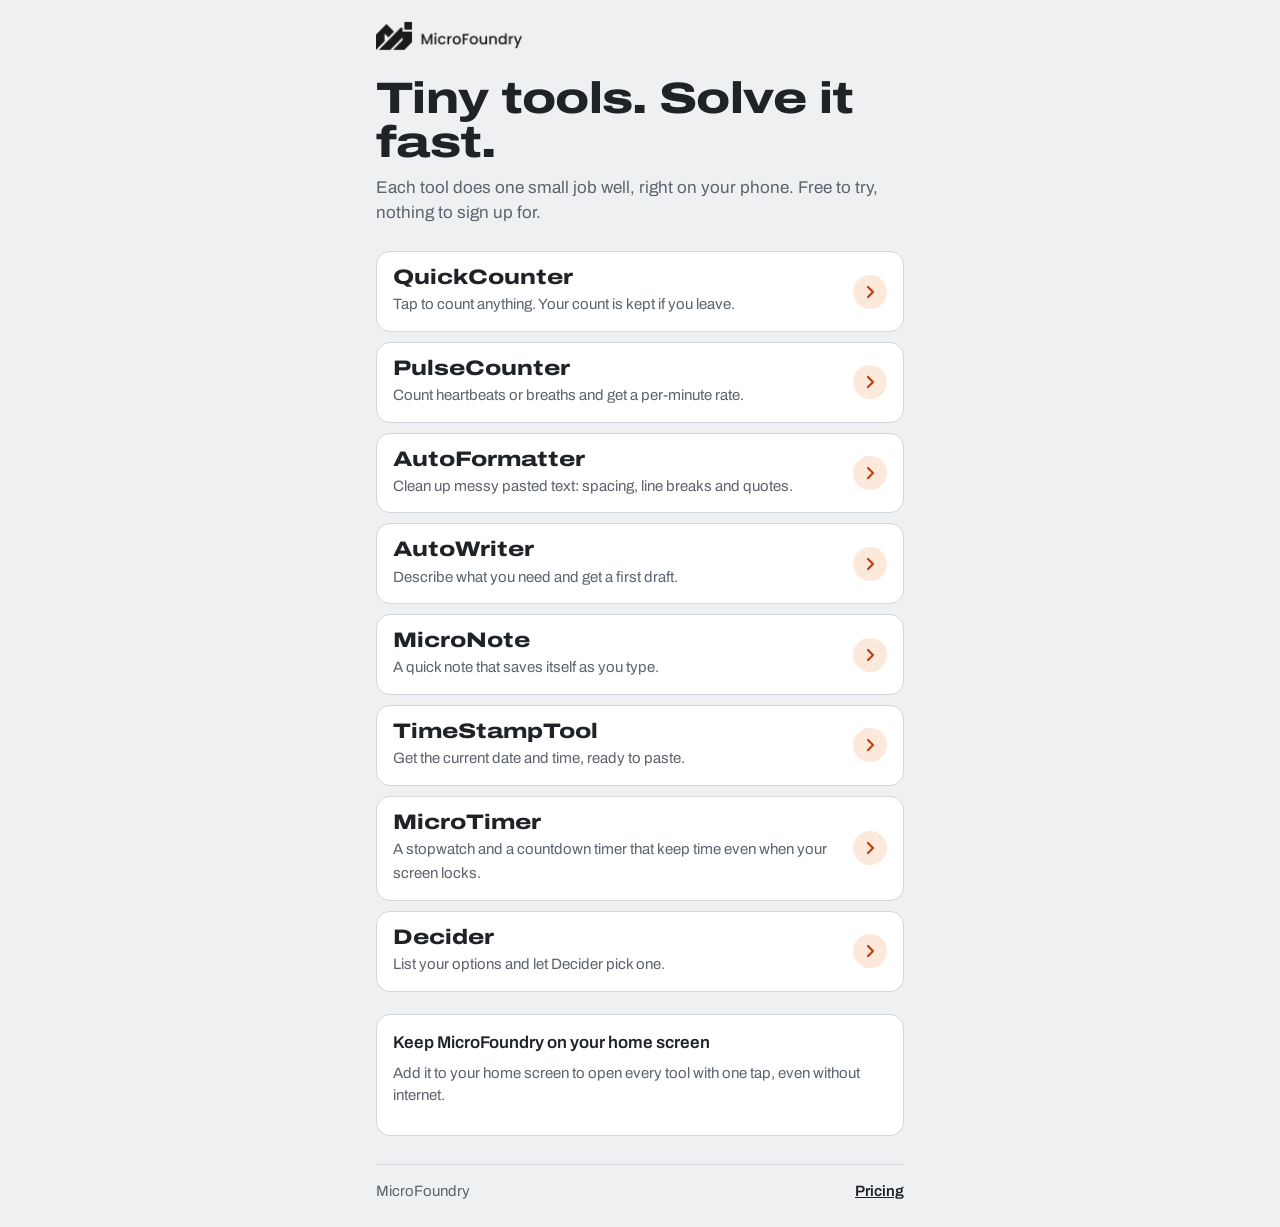
<file: index.html>
<!doctype html>
<html lang="en">
<head>
<meta charset="utf-8">
<meta name="viewport" content="width=device-width, initial-scale=1, viewport-fit=cover">
<title>MicroFoundry: tiny tools for everyday tasks</title>
<meta name="description" content="Free, simple tools for your phone: a tally counter, pulse counter, timer, quick notes, timestamps, text cleaner, draft writer and a random choice picker.">
<meta name="theme-color" content="#eef0f2">
<link rel="canonical" href="https://microfoundry.net/">
<meta property="og:title" content="MicroFoundry: tiny tools for everyday tasks">
<meta property="og:description" content="Free, simple tools for your phone: a tally counter, pulse counter, timer, quick notes, timestamps, text cleaner, draft writer and a random choice picker.">
<meta property="og:type" content="website">
<meta property="og:url" content="https://microfoundry.net/">
<meta property="og:image" content="https://microfoundry.net/assets/icon-512.png">
<link rel="manifest" href="manifest.webmanifest">
<link rel="icon" href="assets/icon-192.png">
<link rel="apple-touch-icon" href="assets/apple-touch-icon.png">
<link rel="preconnect" href="https://fonts.googleapis.com">
<link rel="preconnect" href="https://fonts.gstatic.com" crossorigin>
<link rel="stylesheet" href="https://fonts.googleapis.com/css2?family=Archivo:wdth,wght@100..125,400..800&display=swap">
<link rel="stylesheet" href="assets/mf.css">
<script src="assets/mf.js"></script>
<style>
  .hero { margin: 8px 0 26px; }
  .hero h1 {
    font-stretch: 125%;
    font-weight: 800;
    font-size: 44px;
    line-height: 1;
    letter-spacing: -0.015em;
    margin: 0 0 12px;
  }
  .hero p { color: var(--muted); margin: 0; max-width: 30em; }

  .tools { list-style: none; margin: 0; padding: 0; display: grid; gap: 10px; }
  .tool {
    display: flex;
    align-items: center;
    gap: 14px;
    min-height: 76px;
    padding: 14px 16px;
    background: var(--surface);
    border: 1.5px solid var(--line);
    border-radius: var(--radius-plate);
    color: var(--ink);
    text-decoration: none;
  }
  .tool:active { transform: scale(0.99); }
  .tool b {
    display: block;
    font-stretch: 125%;
    font-weight: 800;
    font-size: 21px;
    line-height: 1.1;
    margin-bottom: 3px;
  }
  .tool span { color: var(--muted); font-size: 15px; line-height: 1.35; }
  .tool .go {
    margin-left: auto;
    flex: none;
    width: 34px; height: 34px;
    border-radius: 50%;
    background: var(--accent-soft);
    display: grid; place-items: center;
  }
  .tool .go svg { width: 16px; height: 16px; stroke: var(--accent); }

  .install { margin-top: 22px; }
  .install p { margin: 0 0 12px; }
</style>
</head>
<body>
<main class="mf-page">
  <header class="mf-top">
    <a href="index.html" aria-label="MicroFoundry home"><img class="mf-logo" src="assets/logo.png" alt="MicroFoundry" style="height:30px"></a>
  </header>

  <section class="hero">
    <h1>Tiny tools. Solve it fast.</h1>
    <p>Each tool does one small job well, right on your phone. Free to try, nothing to sign up for.</p>
  </section>

  <ul class="tools" id="tools"></ul>

  <div class="mf-plate install" id="install">
    <div class="mf-label">Keep MicroFoundry on your home screen</div>
    <p class="mf-note" id="installHow">Add it to your home screen to open every tool with one tap, even without internet.</p>
    <button class="mf-btn mf-btn--go" id="installBtn" hidden>Add to home screen</button>
  </div>

  <footer class="mf-foot">
    <span>MicroFoundry</span>
    <a href="Pricing/index.html">Pricing</a>
  </footer>
</main>

<script>
const arrow = '<svg viewBox="0 0 16 16" fill="none" stroke-width="2.2" stroke-linecap="round" stroke-linejoin="round" aria-hidden="true"><path d="M6 3l5 5-5 5"/></svg>';

document.getElementById("tools").innerHTML = Object.entries(MF.TOOLS).map(([name, t]) =>
  `<li><a class="tool" href="${name}/index.html"><div><b>${name}</b><span>${t.what}</span></div><i class="go">${arrow}</i></a></li>`
).join("");


// Home-screen install: Android shows a button; iPhone gets instructions.
const how = document.getElementById("installHow");
const btn = document.getElementById("installBtn");
const standalone = matchMedia("(display-mode: standalone)").matches || navigator.standalone;
const isIOS = /iphone|ipad|ipod/i.test(navigator.userAgent);

if (standalone) {
  document.getElementById("install").hidden = true;
} else if (isIOS) {
  how.textContent = "On iPhone: open this page in Safari, tap the Share button, then tap \"Add to Home Screen\".";
}

let deferred;
window.addEventListener("beforeinstallprompt", e => {
  e.preventDefault();
  deferred = e;
  btn.hidden = false;
});
btn.addEventListener("click", async () => {
  if (!deferred) return;
  deferred.prompt();
  await deferred.userChoice;
  deferred = null;
  btn.hidden = true;
});
</script>
</body>
</html>
</file>
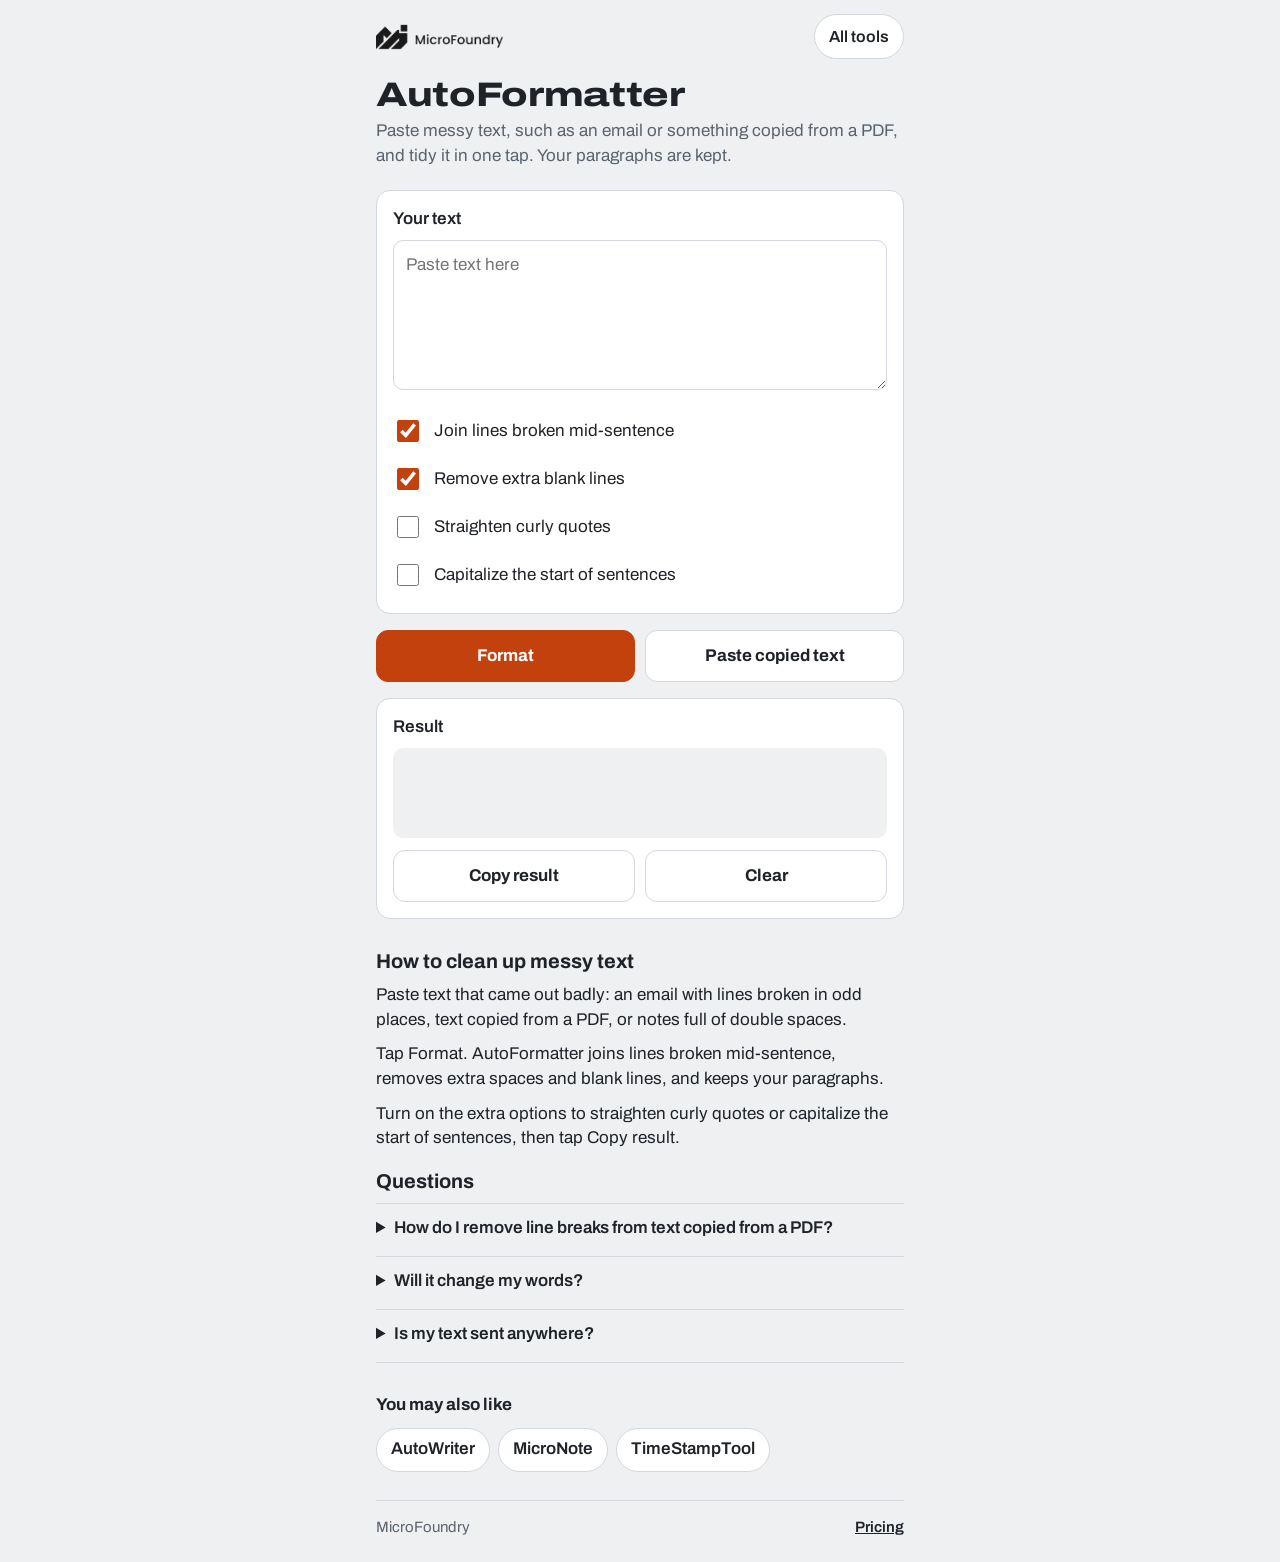
<file: AutoFormatter/index.html>
<!doctype html>
<html lang="en">
<head>
<meta charset="utf-8">
<meta name="viewport" content="width=device-width, initial-scale=1, viewport-fit=cover">
<title>AutoFormatter: clean up pasted text | MicroFoundry</title>
<meta name="description" content="Paste messy text and fix extra spaces, broken line breaks, blank lines and curly quotes in one tap. Free, private, works on your phone.">
<meta name="theme-color" content="#eef0f2">
<link rel="canonical" href="https://microfoundry.net/AutoFormatter/">
<meta property="og:title" content="AutoFormatter: clean up pasted text | MicroFoundry">
<meta property="og:description" content="Paste messy text and fix extra spaces, broken line breaks, blank lines and curly quotes in one tap. Free, private, works on your phone.">
<meta property="og:type" content="website">
<meta property="og:url" content="https://microfoundry.net/AutoFormatter/">
<meta property="og:image" content="https://microfoundry.net/assets/icon-512.png">
<script type="application/ld+json">{"@context": "https://schema.org", "@type": "WebApplication", "name": "AutoFormatter", "url": "https://microfoundry.net/AutoFormatter/", "applicationCategory": "UtilitiesApplication", "operatingSystem": "Any", "isAccessibleForFree": true, "publisher": {"@type": "Organization", "name": "MicroFoundry"}}</script>
<link rel="manifest" href="../manifest.webmanifest">
<link rel="icon" href="../assets/icon-192.png">
<link rel="apple-touch-icon" href="../assets/apple-touch-icon.png">
<link rel="preconnect" href="https://fonts.googleapis.com">
<link rel="preconnect" href="https://fonts.gstatic.com" crossorigin>
<link rel="stylesheet" href="https://fonts.googleapis.com/css2?family=Archivo:wdth,wght@100..125,400..800&display=swap">
<link rel="stylesheet" href="../assets/mf.css">
<script src="../assets/mf.js"></script>
<style>
  .mf-about { margin-top: 30px; }
  .mf-about h2 { font-size: 20px; line-height: 1.2; margin: 0 0 10px; text-wrap: balance; }
  .mf-about p { margin: 0 0 10px; max-width: 34em; }
  .mf-about details { border-top: 1px solid var(--line); padding: 12px 0; }
  .mf-about details:last-of-type { border-bottom: 1px solid var(--line); }
  .mf-about summary { font-weight: 600; cursor: pointer; min-height: 28px; }
  .mf-about details p { margin: 8px 0 0; color: var(--muted); }

  .opts { display: grid; gap: 4px; margin-top: 12px; }
  .opts label { display: flex; align-items: center; gap: 12px; min-height: 44px; }
  .opts input { width: 22px; height: 22px; accent-color: var(--accent); }
</style>
</head>
<body data-tool="AutoFormatter">
<main class="mf-page">
  <header class="mf-top">
    <a href="../index.html" aria-label="MicroFoundry home"><img class="mf-logo" src="../assets/logo.png" alt="MicroFoundry"></a>
    <a class="mf-all" href="../index.html">All tools</a>
  </header>

  <h1 class="mf-name">AutoFormatter</h1>
  <p class="mf-what">Paste messy text, such as an email or something copied from a PDF, and tidy it in one tap. Your paragraphs are kept.</p>

  <div class="mf-plate">
    <label class="mf-label" for="input">Your text</label>
    <textarea id="input" placeholder="Paste text here"></textarea>
    <div class="opts">
      <label><input type="checkbox" id="optJoin" checked> Join lines broken mid-sentence</label>
      <label><input type="checkbox" id="optBlank" checked> Remove extra blank lines</label>
      <label><input type="checkbox" id="optQuotes"> Straighten curly quotes</label>
      <label><input type="checkbox" id="optCaps"> Capitalize the start of sentences</label>
    </div>
  </div>

  <div class="mf-row" style="margin-bottom:16px">
    <button class="mf-btn mf-btn--go" id="go">Format</button>
    <button class="mf-btn" id="paste">Paste copied text</button>
  </div>

  <div class="mf-plate">
    <div class="mf-label">Result</div>
    <div class="mf-output" id="output" aria-live="polite"></div>
    <div class="mf-row" style="margin-top:12px">
      <button class="mf-btn" id="copy">Copy result</button>
      <button class="mf-btn mf-btn--quiet" id="clear">Clear</button>
    </div>
  </div>

  <section class="mf-about">
    <h2>How to clean up messy text</h2>
    <p>Paste text that came out badly: an email with lines broken in odd places, text copied from a PDF, or notes full of double spaces.</p>
    <p>Tap Format. AutoFormatter joins lines broken mid-sentence, removes extra spaces and blank lines, and keeps your paragraphs.</p>
    <p>Turn on the extra options to straighten curly quotes or capitalize the start of sentences, then tap Copy result.</p>
    <h2 style="margin-top:18px">Questions</h2>
    <details><summary>How do I remove line breaks from text copied from a PDF?</summary><p>Paste it into AutoFormatter with &quot;Join lines broken mid-sentence&quot; turned on, then tap Format.</p></details>
    <details><summary>Will it change my words?</summary><p>No. It only fixes spacing, line breaks and, if you choose, quotes and capital letters.</p></details>
    <details><summary>Is my text sent anywhere?</summary><p>No. Formatting happens on your phone, and your text never leaves it.</p></details>
  </section>

  <section id="mf-more" class="mf-more"></section>
  <footer id="mf-foot" class="mf-foot"></footer>
</main>

<script>
const $ = id => document.getElementById(id);
const LIST_LINE = /^\s*([-*•]|\d+[.)])\s+/;

function format(raw) {
  let text = raw.replace(/\r\n?/g, "\n").replace(/ /g, " ");

  // Tidy spaces on every line.
  text = text.split("\n").map(l => l.replace(/[ \t]+/g, " ").trim()).join("\n");
  text = text.replace(/ +([,.;:!?])/g, "$1");

  // Re-join lines that were broken in the middle of a sentence.
  if ($("optJoin").checked) {
    text = text.split(/\n{2,}/).map(para => {
      const lines = para.split("\n");
      return lines.reduce((acc, line) => {
        if (!acc) return line;
        if (LIST_LINE.test(line)) return acc + "\n" + line;
        if (/-$/.test(acc) && /^[a-z]/.test(line)) return acc.slice(0, -1) + line; // hyphenated word
        return acc + " " + line;
      }, "");
    }).join("\n\n");
  }

  if ($("optBlank").checked) text = text.replace(/\n{3,}/g, "\n\n");

  if ($("optQuotes").checked) {
    text = text.replace(/[‘’]/g, "'").replace(/[“”]/g, '"');
  }

  if ($("optCaps").checked) {
    text = text.replace(/(^|[.!?]\s+|\n)([a-z])/g, (m, a, b) => a + b.toUpperCase());
  }

  return text.trim();
}

$("go").addEventListener("click", () => {
  const raw = $("input").value;
  if (!raw.trim()) { MF.toast("Paste some text first"); return; }
  $("output").textContent = format(raw);
});

$("paste").addEventListener("click", async () => {
  try { $("input").value = await navigator.clipboard.readText(); }
  catch (e) { MF.toast("Press and hold in the box, then tap Paste"); $("input").focus(); }
});

$("copy").addEventListener("click", () => MF.copy($("output").textContent));
$("clear").addEventListener("click", () => { $("input").value = ""; $("output").textContent = ""; });
</script>
</body>
</html>
</file>
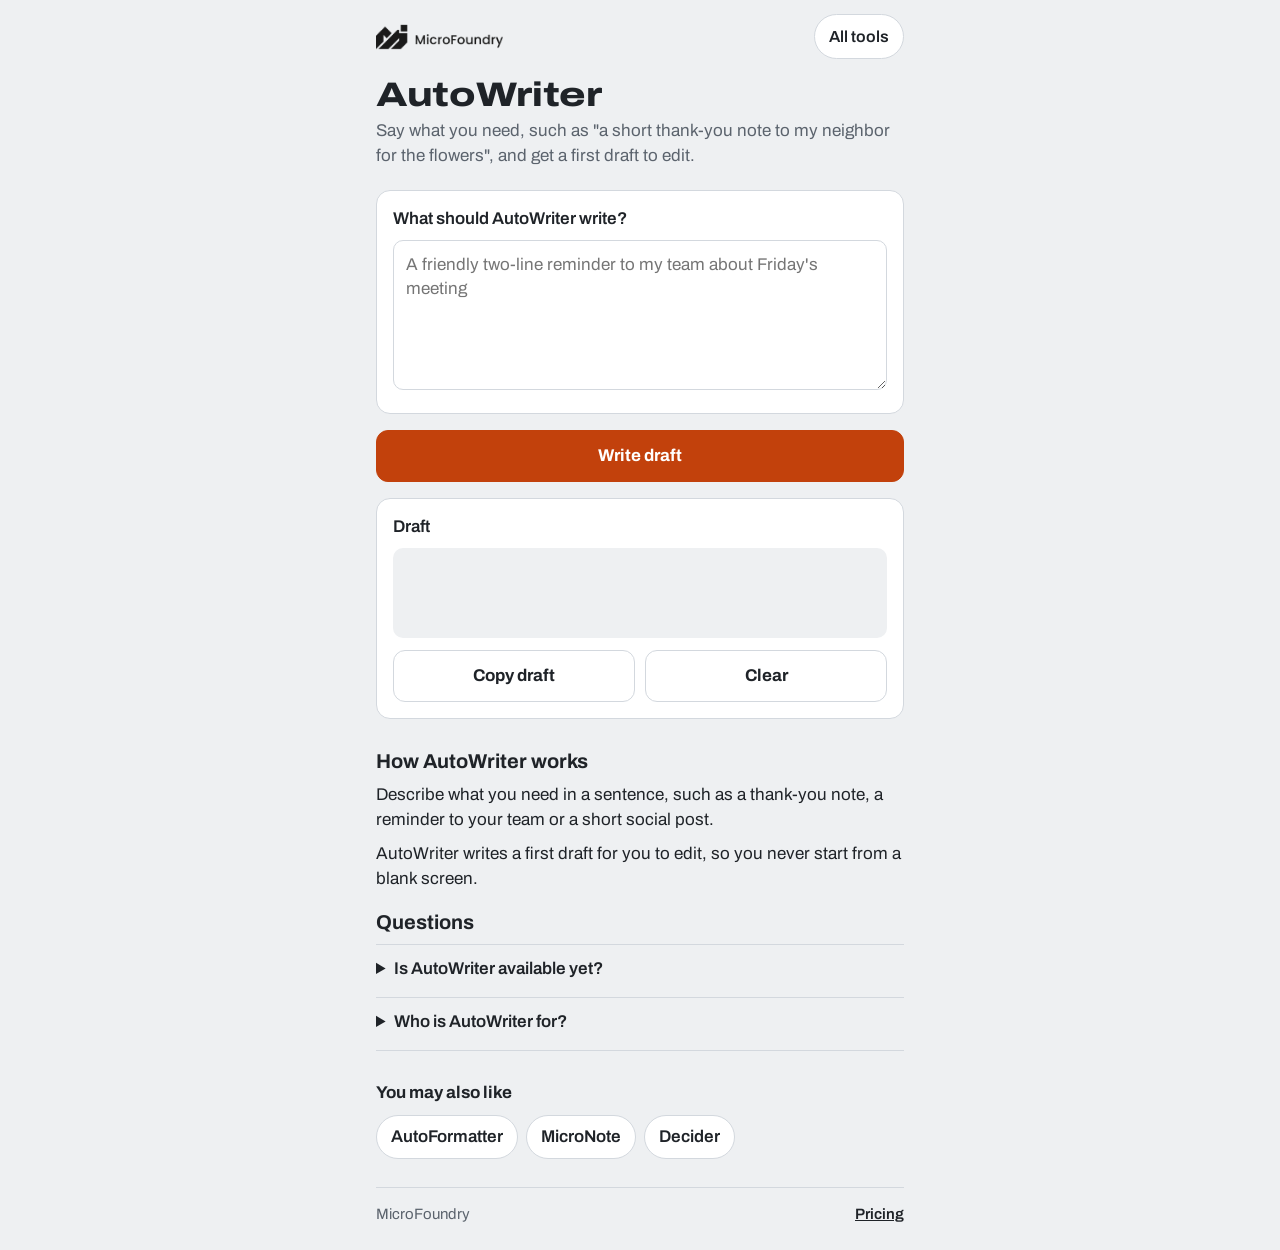
<file: AutoWriter/index.html>
<!doctype html>
<html lang="en">
<head>
<meta charset="utf-8">
<meta name="viewport" content="width=device-width, initial-scale=1, viewport-fit=cover">
<title>AutoWriter: get a first draft fast | MicroFoundry</title>
<meta name="description" content="Describe the email, post or note you need and AutoWriter writes a first draft. Beat writer's block from your phone.">
<meta name="theme-color" content="#eef0f2">
<link rel="canonical" href="https://microfoundry.net/AutoWriter/">
<meta property="og:title" content="AutoWriter: get a first draft fast | MicroFoundry">
<meta property="og:description" content="Describe the email, post or note you need and AutoWriter writes a first draft. Beat writer's block from your phone.">
<meta property="og:type" content="website">
<meta property="og:url" content="https://microfoundry.net/AutoWriter/">
<meta property="og:image" content="https://microfoundry.net/assets/icon-512.png">
<script type="application/ld+json">{"@context": "https://schema.org", "@type": "WebApplication", "name": "AutoWriter", "url": "https://microfoundry.net/AutoWriter/", "applicationCategory": "UtilitiesApplication", "operatingSystem": "Any", "isAccessibleForFree": true, "publisher": {"@type": "Organization", "name": "MicroFoundry"}}</script>
<link rel="manifest" href="../manifest.webmanifest">
<link rel="icon" href="../assets/icon-192.png">
<link rel="apple-touch-icon" href="../assets/apple-touch-icon.png">
<link rel="preconnect" href="https://fonts.googleapis.com">
<link rel="preconnect" href="https://fonts.gstatic.com" crossorigin>
<link rel="stylesheet" href="https://fonts.googleapis.com/css2?family=Archivo:wdth,wght@100..125,400..800&display=swap">
<link rel="stylesheet" href="../assets/mf.css">
<script src="../assets/mf.js"></script>
<style>
  .mf-about { margin-top: 30px; }
  .mf-about h2 { font-size: 20px; line-height: 1.2; margin: 0 0 10px; text-wrap: balance; }
  .mf-about p { margin: 0 0 10px; max-width: 34em; }
  .mf-about details { border-top: 1px solid var(--line); padding: 12px 0; }
  .mf-about details:last-of-type { border-bottom: 1px solid var(--line); }
  .mf-about summary { font-weight: 600; cursor: pointer; min-height: 28px; }
  .mf-about details p { margin: 8px 0 0; color: var(--muted); }
</style>
</head>
<body data-tool="AutoWriter">
<main class="mf-page">
  <header class="mf-top">
    <a href="../index.html" aria-label="MicroFoundry home"><img class="mf-logo" src="../assets/logo.png" alt="MicroFoundry"></a>
    <a class="mf-all" href="../index.html">All tools</a>
  </header>

  <h1 class="mf-name">AutoWriter</h1>
  <p class="mf-what">Say what you need, such as "a short thank-you note to my neighbor for the flowers", and get a first draft to edit.</p>

  <div class="mf-plate">
    <label class="mf-label" for="input">What should AutoWriter write?</label>
    <textarea id="input" placeholder="A friendly two-line reminder to my team about Friday's meeting"></textarea>
  </div>

  <div class="mf-row" style="margin-bottom:16px">
    <button class="mf-btn mf-btn--go" id="go">Write draft</button>
  </div>

  <div class="mf-plate">
    <div class="mf-label">Draft</div>
    <div class="mf-output" id="output" aria-live="polite"></div>
    <div class="mf-row" style="margin-top:12px">
      <button class="mf-btn" id="copy">Copy draft</button>
      <button class="mf-btn mf-btn--quiet" id="clear">Clear</button>
    </div>
  </div>

  <section class="mf-about">
    <h2>How AutoWriter works</h2>
    <p>Describe what you need in a sentence, such as a thank-you note, a reminder to your team or a short social post.</p>
    <p>AutoWriter writes a first draft for you to edit, so you never start from a blank screen.</p>
    <h2 style="margin-top:18px">Questions</h2>
    <details><summary>Is AutoWriter available yet?</summary><p>Not yet. It&#x27;s coming soon, and the other MicroFoundry tools are ready to use now.</p></details>
    <details><summary>Who is AutoWriter for?</summary><p>Anyone with writer&#x27;s block: busy professionals, students and creators who need a starting point fast.</p></details>
  </section>

  <section id="mf-more" class="mf-more"></section>
  <footer id="mf-foot" class="mf-foot"></footer>
</main>

<script>
/*
  AutoWriter needs a small server to talk to the AI model, because the API key
  must stay secret. GitHub Pages can only serve plain pages, so the old
  api/generate.js never ran there. Put the server's address here once it exists.
*/
const API_URL = "";

const $ = id => document.getElementById(id);

$("go").addEventListener("click", async () => {
  const prompt = $("input").value.trim();
  if (!prompt) { MF.toast("Tell AutoWriter what to write first"); $("input").focus(); return; }

  if (!API_URL) {
    $("output").textContent = "AutoWriter isn't connected to its writing service yet. It's coming soon.";
    return;
  }

  $("go").disabled = true;
  $("output").textContent = "Writing…";
  try {
    const res = await fetch(API_URL, {
      method: "POST",
      headers: { "Content-Type": "application/json" },
      body: JSON.stringify({ prompt })
    });
    const data = await res.json().catch(() => ({}));
    const text = data?.choices?.[0]?.message?.content;
    $("output").textContent = res.ok && text
      ? text.trim()
      : "AutoWriter couldn't write a draft just now. Try again in a minute.";
  } catch (e) {
    $("output").textContent = "AutoWriter needs an internet connection. Check your connection and try again.";
  } finally {
    $("go").disabled = false;
  }
});

$("copy").addEventListener("click", () => MF.copy($("output").textContent));
$("clear").addEventListener("click", () => { $("input").value = ""; $("output").textContent = ""; });
</script>
</body>
</html>
</file>
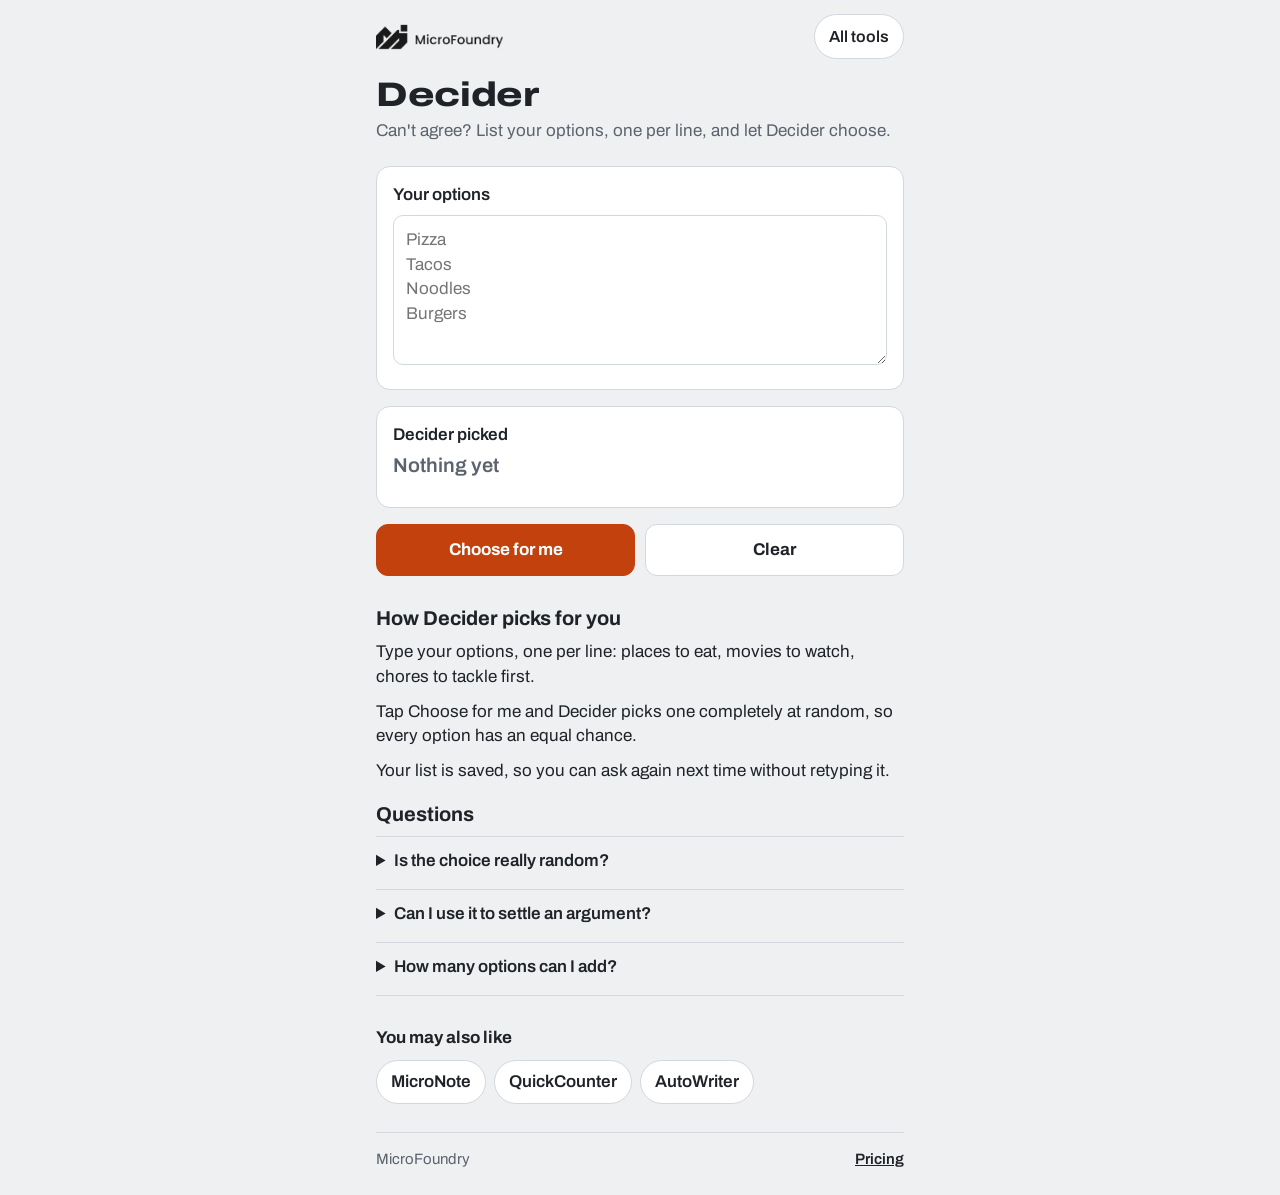
<file: Decider/index.html>
<!doctype html>
<html lang="en">
<head>
<meta charset="utf-8">
<meta name="viewport" content="width=device-width, initial-scale=1, viewport-fit=cover">
<title>Decider: free random choice picker | MicroFoundry</title>
<meta name="description" content="Can't decide? List your options and Decider picks one at random. Free, instant, works on your phone.">
<meta name="theme-color" content="#eef0f2">
<link rel="canonical" href="https://microfoundry.net/Decider/">
<meta property="og:title" content="Decider: free random choice picker | MicroFoundry">
<meta property="og:description" content="Can't decide? List your options and Decider picks one at random. Free, instant, works on your phone.">
<meta property="og:type" content="website">
<meta property="og:url" content="https://microfoundry.net/Decider/">
<meta property="og:image" content="https://microfoundry.net/assets/icon-512.png">
<script type="application/ld+json">{"@context": "https://schema.org", "@type": "WebApplication", "name": "Decider", "url": "https://microfoundry.net/Decider/", "applicationCategory": "UtilitiesApplication", "operatingSystem": "Any", "isAccessibleForFree": true, "publisher": {"@type": "Organization", "name": "MicroFoundry"}}</script>
<link rel="manifest" href="../manifest.webmanifest">
<link rel="icon" href="../assets/icon-192.png">
<link rel="apple-touch-icon" href="../assets/apple-touch-icon.png">
<link rel="preconnect" href="https://fonts.googleapis.com">
<link rel="preconnect" href="https://fonts.gstatic.com" crossorigin>
<link rel="stylesheet" href="https://fonts.googleapis.com/css2?family=Archivo:wdth,wght@100..125,400..800&display=swap">
<link rel="stylesheet" href="../assets/mf.css">
<script src="../assets/mf.js"></script>
<style>
  .mf-about { margin-top: 30px; }
  .mf-about h2 { font-size: 20px; line-height: 1.2; margin: 0 0 10px; text-wrap: balance; }
  .mf-about p { margin: 0 0 10px; max-width: 34em; }
  .mf-about details { border-top: 1px solid var(--line); padding: 12px 0; }
  .mf-about details:last-of-type { border-bottom: 1px solid var(--line); }
  .mf-about summary { font-weight: 600; cursor: pointer; min-height: 28px; }
  .mf-about details p { margin: 8px 0 0; color: var(--muted); }

  #pick { font-size: 44px; overflow-wrap: anywhere; min-height: 1.1em; }
  #pick.is-empty { color: var(--muted); font-size: 20px; font-stretch: 100%; font-weight: 600; }
</style>
</head>
<body data-tool="Decider">
<main class="mf-page">
  <header class="mf-top">
    <a href="../index.html" aria-label="MicroFoundry home"><img class="mf-logo" src="../assets/logo.png" alt="MicroFoundry"></a>
    <a class="mf-all" href="../index.html">All tools</a>
  </header>

  <h1 class="mf-name">Decider</h1>
  <p class="mf-what">Can't agree? List your options, one per line, and let Decider choose.</p>

  <div class="mf-plate">
    <label class="mf-label" for="choices">Your options</label>
    <textarea id="choices" placeholder="Pizza&#10;Tacos&#10;Noodles&#10;Burgers"></textarea>
  </div>

  <div class="mf-plate" aria-live="polite">
    <div class="mf-label">Decider picked</div>
    <div id="pick" class="mf-readout is-empty">Nothing yet</div>
  </div>

  <div class="mf-row">
    <button class="mf-btn mf-btn--go" id="go">Choose for me</button>
    <button class="mf-btn" id="clear">Clear</button>
  </div>

  <section class="mf-about">
    <h2>How Decider picks for you</h2>
    <p>Type your options, one per line: places to eat, movies to watch, chores to tackle first.</p>
    <p>Tap Choose for me and Decider picks one completely at random, so every option has an equal chance.</p>
    <p>Your list is saved, so you can ask again next time without retyping it.</p>
    <h2 style="margin-top:18px">Questions</h2>
    <details><summary>Is the choice really random?</summary><p>Yes. Every option on your list has the same chance of being picked.</p></details>
    <details><summary>Can I use it to settle an argument?</summary><p>That&#x27;s what it&#x27;s for. Agree to go with Decider&#x27;s pick before you tap.</p></details>
    <details><summary>How many options can I add?</summary><p>As many as you like, as long as there are at least two.</p></details>
  </section>

  <section id="mf-more" class="mf-more"></section>
  <footer id="mf-foot" class="mf-foot"></footer>
</main>

<script>
const box = document.getElementById("choices");
const pick = document.getElementById("pick");
const go = document.getElementById("go");

box.value = MF.store.get("decider.choices", "");
box.addEventListener("input", () => MF.store.set("decider.choices", box.value));

function options() {
  return box.value.split("\n").map(s => s.trim()).filter(Boolean);
}

function show(text, empty) {
  pick.textContent = text;
  pick.classList.toggle("is-empty", !!empty);
}

go.addEventListener("click", () => {
  const list = options();
  if (list.length < 2) { show("Add at least two options", true); return; }

  const reduce = matchMedia("(prefers-reduced-motion: reduce)").matches;
  const winner = list[Math.floor(Math.random() * list.length)];
  if (reduce) { show(winner); MF.buzz(30); return; }

  // A short shuffle so the pick feels like a draw, then land on the winner.
  go.disabled = true;
  let n = 0;
  const spin = setInterval(() => {
    show(list[n++ % list.length]);
    if (n > 10) {
      clearInterval(spin);
      show(winner);
      MF.buzz(30);
      go.disabled = false;
    }
  }, 70);
});

document.getElementById("clear").addEventListener("click", () => {
  box.value = "";
  MF.store.set("decider.choices", "");
  show("Nothing yet", true);
  box.focus();
});
</script>
</body>
</html>
</file>
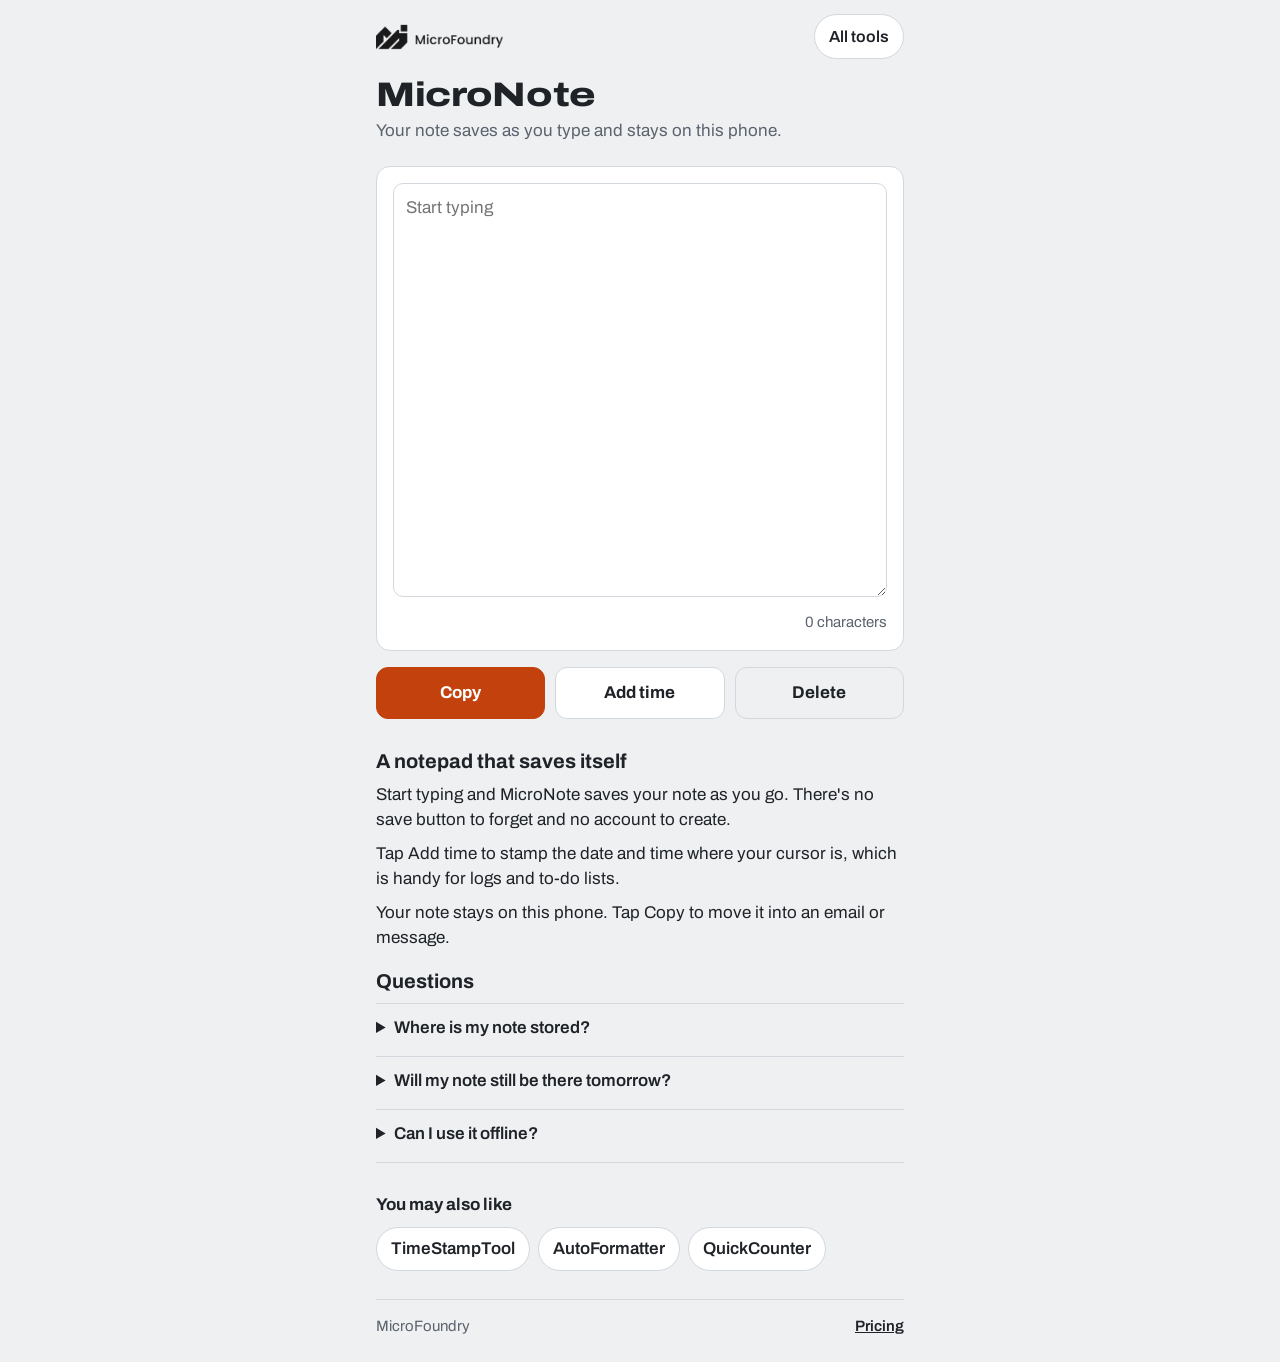
<file: MicroNote/index.html>
<!doctype html>
<html lang="en">
<head>
<meta charset="utf-8">
<meta name="viewport" content="width=device-width, initial-scale=1, viewport-fit=cover">
<title>MicroNote: quick notes that save themselves | MicroFoundry</title>
<meta name="description" content="Jot a quick note on your phone. MicroNote saves as you type, with no sign-up and no app to install.">
<meta name="theme-color" content="#eef0f2">
<link rel="canonical" href="https://microfoundry.net/MicroNote/">
<meta property="og:title" content="MicroNote: quick notes that save themselves | MicroFoundry">
<meta property="og:description" content="Jot a quick note on your phone. MicroNote saves as you type, with no sign-up and no app to install.">
<meta property="og:type" content="website">
<meta property="og:url" content="https://microfoundry.net/MicroNote/">
<meta property="og:image" content="https://microfoundry.net/assets/icon-512.png">
<script type="application/ld+json">{"@context": "https://schema.org", "@type": "WebApplication", "name": "MicroNote", "url": "https://microfoundry.net/MicroNote/", "applicationCategory": "UtilitiesApplication", "operatingSystem": "Any", "isAccessibleForFree": true, "publisher": {"@type": "Organization", "name": "MicroFoundry"}}</script>
<link rel="manifest" href="../manifest.webmanifest">
<link rel="icon" href="../assets/icon-192.png">
<link rel="apple-touch-icon" href="../assets/apple-touch-icon.png">
<link rel="preconnect" href="https://fonts.googleapis.com">
<link rel="preconnect" href="https://fonts.gstatic.com" crossorigin>
<link rel="stylesheet" href="https://fonts.googleapis.com/css2?family=Archivo:wdth,wght@100..125,400..800&display=swap">
<link rel="stylesheet" href="../assets/mf.css">
<script src="../assets/mf.js"></script>
<style>
  .mf-about { margin-top: 30px; }
  .mf-about h2 { font-size: 20px; line-height: 1.2; margin: 0 0 10px; text-wrap: balance; }
  .mf-about p { margin: 0 0 10px; max-width: 34em; }
  .mf-about details { border-top: 1px solid var(--line); padding: 12px 0; }
  .mf-about details:last-of-type { border-bottom: 1px solid var(--line); }
  .mf-about summary { font-weight: 600; cursor: pointer; min-height: 28px; }
  .mf-about details p { margin: 8px 0 0; color: var(--muted); }

  #note { min-height: 46vh; }
  .meta { display: flex; justify-content: space-between; margin-top: 8px; }
</style>
</head>
<body data-tool="MicroNote">
<main class="mf-page">
  <header class="mf-top">
    <a href="../index.html" aria-label="MicroFoundry home"><img class="mf-logo" src="../assets/logo.png" alt="MicroFoundry"></a>
    <a class="mf-all" href="../index.html">All tools</a>
  </header>

  <h1 class="mf-name">MicroNote</h1>
  <p class="mf-what">Your note saves as you type and stays on this phone.</p>

  <div class="mf-plate">
    <label class="sr-only" for="note">Note</label>
    <textarea id="note" placeholder="Start typing"></textarea>
    <div class="meta">
      <span class="mf-status" id="status" aria-live="polite"></span>
      <span class="mf-note" id="chars">0 characters</span>
    </div>
  </div>

  <div class="mf-row">
    <button class="mf-btn mf-btn--go" id="copy">Copy</button>
    <button class="mf-btn" id="stamp">Add time</button>
    <button class="mf-btn mf-btn--quiet" id="clear">Delete</button>
  </div>

  <section class="mf-about">
    <h2>A notepad that saves itself</h2>
    <p>Start typing and MicroNote saves your note as you go. There&#x27;s no save button to forget and no account to create.</p>
    <p>Tap Add time to stamp the date and time where your cursor is, which is handy for logs and to-do lists.</p>
    <p>Your note stays on this phone. Tap Copy to move it into an email or message.</p>
    <h2 style="margin-top:18px">Questions</h2>
    <details><summary>Where is my note stored?</summary><p>On your phone only. Nobody else can see it, and it isn&#x27;t uploaded anywhere.</p></details>
    <details><summary>Will my note still be there tomorrow?</summary><p>Yes, as long as you open MicroNote in the same browser and don&#x27;t clear its data.</p></details>
    <details><summary>Can I use it offline?</summary><p>Yes. Add MicroFoundry to your home screen and MicroNote works without internet.</p></details>
  </section>

  <section id="mf-more" class="mf-more"></section>
  <footer id="mf-foot" class="mf-foot"></footer>
</main>

<script>
const note = document.getElementById("note");
const status = document.getElementById("status");
const chars = document.getElementById("chars");

// Bring over a note saved by the earlier version of MicroNote, if there is one.
let saved = MF.store.get("micronote.text", null);
if (saved === null) { try { saved = localStorage.getItem("micronote") || ""; } catch (_) { saved = ""; } }
note.value = saved;

let timer;
function save(msg = "Saved") {
  MF.store.set("micronote.text", note.value);
  chars.textContent = note.value.length + (note.value.length === 1 ? " character" : " characters");
  status.textContent = msg;
}
note.addEventListener("input", () => { status.textContent = ""; clearTimeout(timer); timer = setTimeout(save, 400); });

document.getElementById("copy").addEventListener("click", () => MF.copy(note.value));

document.getElementById("stamp").addEventListener("click", () => {
  const stamp = new Date().toLocaleString([], { weekday: "short", month: "short", day: "numeric", hour: "numeric", minute: "2-digit" });
  const pos = note.selectionStart ?? note.value.length;
  note.value = note.value.slice(0, pos) + stamp + " " + note.value.slice(pos);
  save();
  note.focus();
});

document.getElementById("clear").addEventListener("click", e => {
  if (!note.value) return;
  MF.confirmTap(e.currentTarget, "Tap to delete", () => { note.value = ""; save("Deleted"); });
});

save("");
</script>
</body>
</html>
</file>
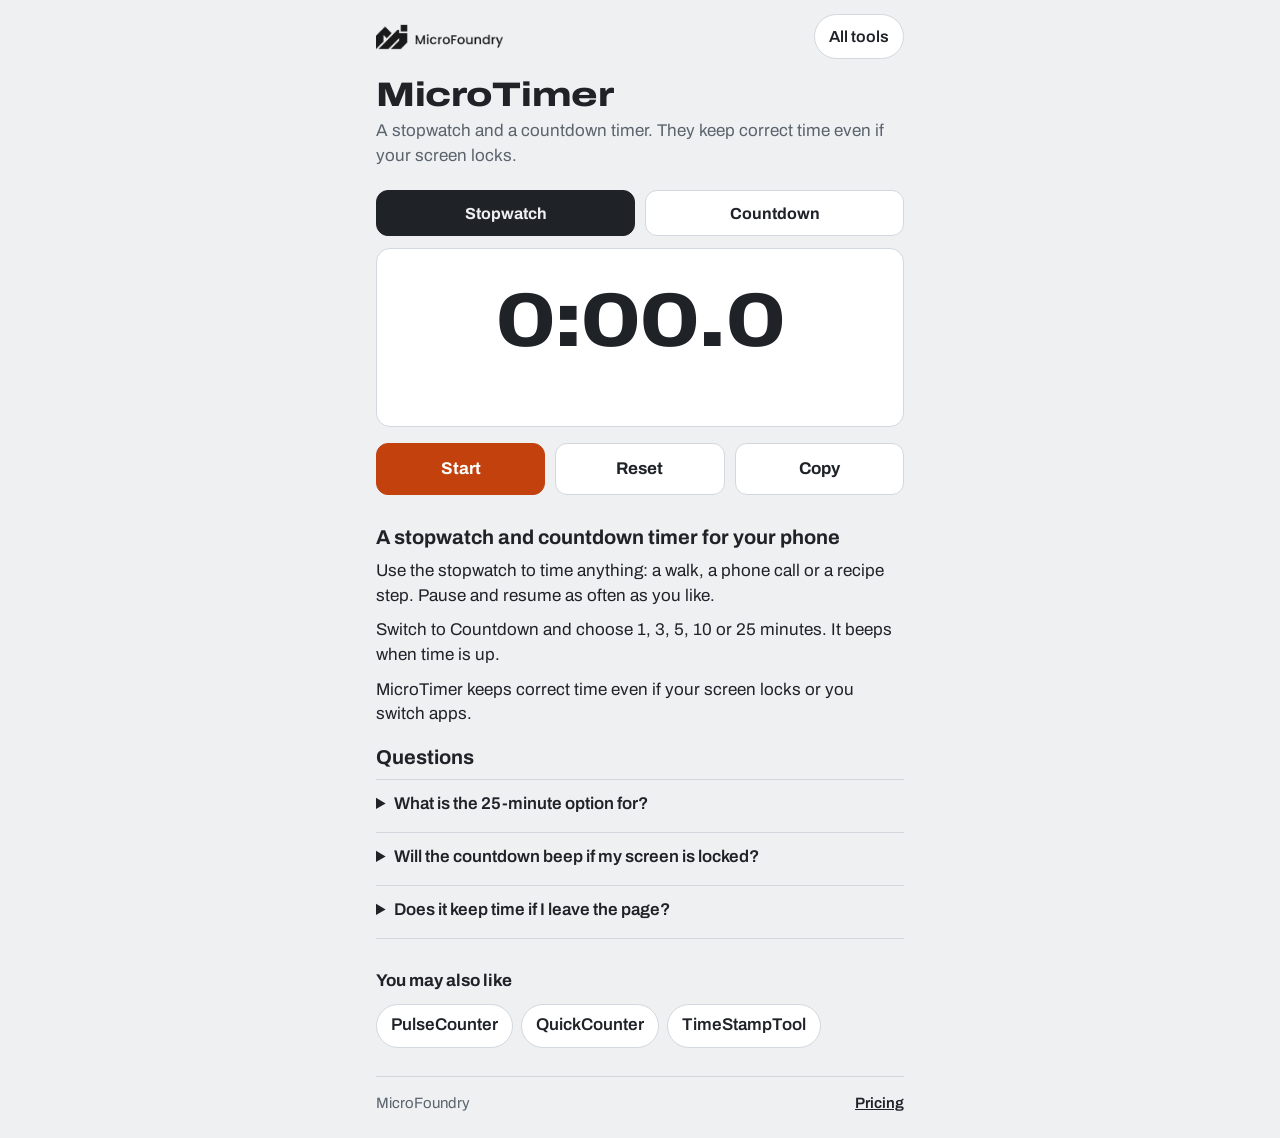
<file: MicroTimer/index.html>
<!doctype html>
<html lang="en">
<head>
<meta charset="utf-8">
<meta name="viewport" content="width=device-width, initial-scale=1, viewport-fit=cover">
<title>MicroTimer: free stopwatch and countdown timer | MicroFoundry</title>
<meta name="description" content="A simple stopwatch and countdown timer for your phone. Keeps accurate time even if your screen locks. Great for cooking, focus sessions and exercise.">
<meta name="theme-color" content="#eef0f2">
<link rel="canonical" href="https://microfoundry.net/MicroTimer/">
<meta property="og:title" content="MicroTimer: free stopwatch and countdown timer | MicroFoundry">
<meta property="og:description" content="A simple stopwatch and countdown timer for your phone. Keeps accurate time even if your screen locks. Great for cooking, focus sessions and exercise.">
<meta property="og:type" content="website">
<meta property="og:url" content="https://microfoundry.net/MicroTimer/">
<meta property="og:image" content="https://microfoundry.net/assets/icon-512.png">
<script type="application/ld+json">{"@context": "https://schema.org", "@type": "WebApplication", "name": "MicroTimer", "url": "https://microfoundry.net/MicroTimer/", "applicationCategory": "UtilitiesApplication", "operatingSystem": "Any", "isAccessibleForFree": true, "publisher": {"@type": "Organization", "name": "MicroFoundry"}}</script>
<link rel="manifest" href="../manifest.webmanifest">
<link rel="icon" href="../assets/icon-192.png">
<link rel="apple-touch-icon" href="../assets/apple-touch-icon.png">
<link rel="preconnect" href="https://fonts.googleapis.com">
<link rel="preconnect" href="https://fonts.gstatic.com" crossorigin>
<link rel="stylesheet" href="https://fonts.googleapis.com/css2?family=Archivo:wdth,wght@100..125,400..800&display=swap">
<link rel="stylesheet" href="../assets/mf.css">
<script src="../assets/mf.js"></script>
<style>
  .mf-about { margin-top: 30px; }
  .mf-about h2 { font-size: 20px; line-height: 1.2; margin: 0 0 10px; text-wrap: balance; }
  .mf-about p { margin: 0 0 10px; max-width: 34em; }
  .mf-about details { border-top: 1px solid var(--line); padding: 12px 0; }
  .mf-about details:last-of-type { border-bottom: 1px solid var(--line); }
  .mf-about summary { font-weight: 600; cursor: pointer; min-height: 28px; }
  .mf-about details p { margin: 8px 0 0; color: var(--muted); }

  .seg .mf-btn { min-height: 46px; font-size: 16px; }
  #display { font-size: 76px; text-align: center; margin: 18px 0 6px; }
  #display.is-done { color: var(--accent); }
  .presets { margin-top: 12px; }
  .presets .mf-btn { min-height: 46px; flex: 1 1 18%; padding: 0 8px; font-size: 16px; }
  #msg { text-align: center; }
</style>
</head>
<body data-tool="MicroTimer">
<main class="mf-page">
  <header class="mf-top">
    <a href="../index.html" aria-label="MicroFoundry home"><img class="mf-logo" src="../assets/logo.png" alt="MicroFoundry"></a>
    <a class="mf-all" href="../index.html">All tools</a>
  </header>

  <h1 class="mf-name">MicroTimer</h1>
  <p class="mf-what">A stopwatch and a countdown timer. They keep correct time even if your screen locks.</p>

  <div class="mf-row seg" id="modes">
    <button class="mf-btn is-on" data-mode="stopwatch">Stopwatch</button>
    <button class="mf-btn" data-mode="countdown">Countdown</button>
  </div>

  <div class="mf-plate" style="margin-top:12px">
    <div class="mf-readout" id="display" data-fit aria-live="off">0:00.0</div>
    <p class="mf-status" id="msg" aria-live="polite"></p>
    <div class="mf-row presets" id="presets" hidden>
      <button class="mf-btn" data-min="1">1 min</button>
      <button class="mf-btn" data-min="3">3 min</button>
      <button class="mf-btn" data-min="5">5 min</button>
      <button class="mf-btn" data-min="10">10 min</button>
      <button class="mf-btn" data-min="25">25 min</button>
    </div>
  </div>

  <div class="mf-row">
    <button class="mf-btn mf-btn--go" id="start">Start</button>
    <button class="mf-btn" id="reset">Reset</button>
    <button class="mf-btn" id="copy">Copy</button>
  </div>

  <section class="mf-about">
    <h2>A stopwatch and countdown timer for your phone</h2>
    <p>Use the stopwatch to time anything: a walk, a phone call or a recipe step. Pause and resume as often as you like.</p>
    <p>Switch to Countdown and choose 1, 3, 5, 10 or 25 minutes. It beeps when time is up.</p>
    <p>MicroTimer keeps correct time even if your screen locks or you switch apps.</p>
    <h2 style="margin-top:18px">Questions</h2>
    <details><summary>What is the 25-minute option for?</summary><p>It&#x27;s the classic Pomodoro focus session: work for 25 minutes, then take a short break.</p></details>
    <details><summary>Will the countdown beep if my screen is locked?</summary><p>Phones don&#x27;t let web pages make sounds while locked, so it beeps as soon as you unlock. Keep the screen on if you need to hear it straight away.</p></details>
    <details><summary>Does it keep time if I leave the page?</summary><p>Yes. MicroTimer remembers when it started, so the time is right when you come back.</p></details>
  </section>

  <section id="mf-more" class="mf-more"></section>
  <footer id="mf-foot" class="mf-foot"></footer>
</main>

<script>
const $ = id => document.getElementById(id);

// State is saved so a reload or a locked phone doesn't lose the timer.
let s = MF.store.get("microtimer.state", null) || {
  mode: "stopwatch",
  running: false,
  startedAt: 0,   // when the current run began (ms)
  banked: 0,      // ms counted before the current run
  target: 5 * 60 * 1000
};
let raf = null;

const save = () => MF.store.set("microtimer.state", s);
const elapsed = () => s.banked + (s.running ? Date.now() - s.startedAt : 0);

function fmt(ms, tenths) {
  ms = Math.max(0, ms);
  const total = tenths ? Math.floor(ms / 100) : Math.ceil(ms / 1000) * 10;
  const t = total % 10;
  const sec = Math.floor(total / 10) % 60;
  const min = Math.floor(total / 600) % 60;
  const hr = Math.floor(total / 36000);
  const mm = hr ? String(min).padStart(2, "0") : String(min);
  const base = (hr ? hr + ":" : "") + mm + ":" + String(sec).padStart(2, "0");
  return tenths ? base + "." + t : base;
}

function shownTime() {
  return s.mode === "stopwatch" ? fmt(elapsed(), true) : fmt(s.target - elapsed(), false);
}

function draw() {
  $("display").textContent = shownTime();
  MF.fit($("display"));
  if (s.mode === "countdown" && s.running && elapsed() >= s.target) { done(); return; }
  if (s.running) raf = requestAnimationFrame(draw);
}

function done() {
  s.running = false; s.banked = s.target; save();
  $("display").textContent = "0:00";
  MF.fit($("display"));
  $("display").classList.add("is-done");
  $("msg").textContent = "Time's up";
  $("start").textContent = "Start";
  MF.buzz([300, 150, 300, 150, 300]);
  beep();
}

function beep() {
  try {
    const ctx = new (window.AudioContext || window.webkitAudioContext)();
    [0, 0.35, 0.7].forEach(at => {
      const o = ctx.createOscillator(), g = ctx.createGain();
      o.frequency.value = 880; o.connect(g); g.connect(ctx.destination);
      g.gain.setValueAtTime(0.25, ctx.currentTime + at);
      g.gain.exponentialRampToValueAtTime(0.001, ctx.currentTime + at + 0.25);
      o.start(ctx.currentTime + at); o.stop(ctx.currentTime + at + 0.3);
    });
  } catch (_) {}
}

function syncUI() {
  [...$("modes").children].forEach(b => b.classList.toggle("is-on", b.dataset.mode === s.mode));
  $("presets").hidden = s.mode !== "countdown";
  [...$("presets").children].forEach(b => b.classList.toggle("is-on", Number(b.dataset.min) * 60000 === s.target));
  $("start").textContent = s.running ? "Pause" : (elapsed() > 0 && !(s.mode === "countdown" && elapsed() >= s.target) ? "Resume" : "Start");
  $("display").classList.remove("is-done");
  $("msg").textContent = "";
  cancelAnimationFrame(raf);
  draw();
}

$("start").addEventListener("click", () => {
  if (s.running) {
    s.banked = elapsed(); s.running = false;
  } else {
    if (s.mode === "countdown" && elapsed() >= s.target) s.banked = 0;
    s.startedAt = Date.now(); s.running = true;
  }
  save(); syncUI();
});

function reset() { s.running = false; s.banked = 0; save(); syncUI(); }
$("reset").addEventListener("click", reset);

$("modes").addEventListener("click", e => {
  const b = e.target.closest("button");
  if (!b || b.dataset.mode === s.mode) return;
  if (s.running) { MF.toast("Pause the timer first"); return; }
  s.mode = b.dataset.mode; reset();
});

$("presets").addEventListener("click", e => {
  const b = e.target.closest("button");
  if (!b) return;
  s.target = Number(b.dataset.min) * 60000; reset();
});

$("copy").addEventListener("click", () => MF.copy(shownTime()));

document.addEventListener("visibilitychange", () => { if (!document.hidden) { cancelAnimationFrame(raf); draw(); } });

syncUI();
</script>
</body>
</html>
</file>
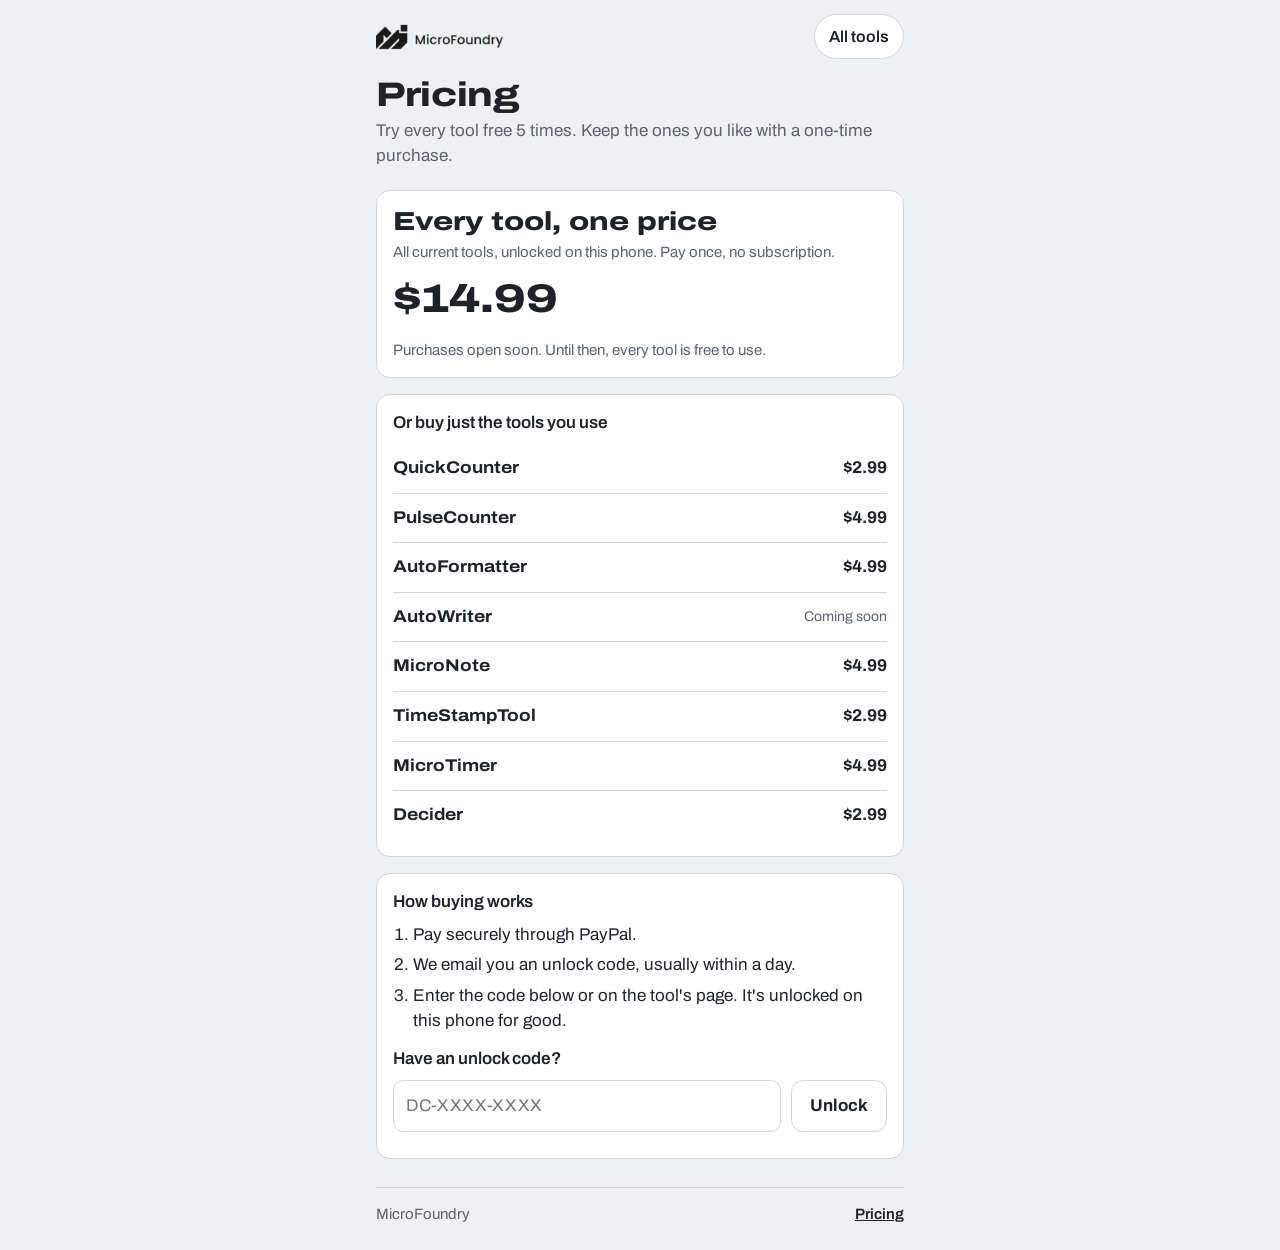
<file: Pricing/index.html>
<!doctype html>
<html lang="en">
<head>
<meta charset="utf-8">
<meta name="viewport" content="width=device-width, initial-scale=1, viewport-fit=cover">
<title>Pricing | MicroFoundry</title>
<meta name="description" content="Try every MicroFoundry tool free, then keep the ones you like with a one-time purchase. No subscriptions.">
<meta name="theme-color" content="#eef0f2">
<link rel="canonical" href="https://microfoundry.net/Pricing/">
<meta property="og:title" content="Pricing | MicroFoundry">
<meta property="og:description" content="Try every MicroFoundry tool free, then keep the ones you like with a one-time purchase. No subscriptions.">
<meta property="og:type" content="website">
<meta property="og:url" content="https://microfoundry.net/Pricing/">
<meta property="og:image" content="https://microfoundry.net/assets/icon-512.png">
<link rel="manifest" href="../manifest.webmanifest">
<link rel="icon" href="../assets/icon-192.png">
<link rel="apple-touch-icon" href="../assets/apple-touch-icon.png">
<link rel="preconnect" href="https://fonts.googleapis.com">
<link rel="preconnect" href="https://fonts.gstatic.com" crossorigin>
<link rel="stylesheet" href="https://fonts.googleapis.com/css2?family=Archivo:wdth,wght@100..125,400..800&display=swap">
<link rel="stylesheet" href="../assets/mf.css">
<script src="../assets/mf.js"></script>
<style>
  .bundle h2 { font-stretch: 125%; font-weight: 800; font-size: 26px; margin: 0 0 6px; line-height: 1.1; }
  .bundle .price { font-stretch: 125%; font-weight: 800; font-size: 40px; margin: 6px 0 12px; }
  .rows { list-style: none; margin: 0; padding: 0; }
  .rows li { display: flex; align-items: center; gap: 12px; padding: 12px 0; border-top: 1px solid var(--line); }
  .rows li:first-child { border-top: 0; }
  .rows a.name { color: var(--ink); font-weight: 700; font-stretch: 112%; text-decoration: none; }
  .rows .right { margin-left: auto; display: flex; align-items: center; gap: 10px; }
  .rows .amt { font-weight: 700; font-variant-numeric: tabular-nums; }
  .rows .buy { min-height: 40px; font-size: 15px; padding: 0 14px; }
  .rows .tag { font-size: 14px; color: var(--muted); }
  .rows .tag.own { color: var(--good); font-weight: 700; }
  .how { margin: 0; padding-left: 20px; }
  .how li { margin-bottom: 6px; }
</style>
</head>
<body data-sub="1">
<main class="mf-page">
  <header class="mf-top">
    <a href="../index.html" aria-label="MicroFoundry home"><img class="mf-logo" src="../assets/logo.png" alt="MicroFoundry"></a>
    <a class="mf-all" href="../index.html">All tools</a>
  </header>

  <h1 class="mf-name">Pricing</h1>
  <p class="mf-what" id="intro"></p>

  <section class="mf-plate bundle">
    <h2>Every tool, one price</h2>
    <p class="mf-note" style="margin:0">All current tools, unlocked on this phone. Pay once, no subscription.</p>
    <div class="price" id="bundlePrice"></div>
    <div id="bundleBuy"></div>
  </section>

  <section class="mf-plate">
    <div class="mf-label">Or buy just the tools you use</div>
    <ul class="rows" id="rows"></ul>
  </section>

  <section class="mf-plate">
    <div class="mf-label">How buying works</div>
    <ol class="how">
      <li>Pay securely through PayPal.</li>
      <li>We email you an unlock code, usually within a day.</li>
      <li>Enter the code below or on the tool's page. It's unlocked on this phone for good.</li>
    </ol>
    <div id="codeBox" style="margin-top:14px"></div>
  </section>

  <footer id="mf-foot" class="mf-foot"></footer>
</main>

<script>
document.addEventListener("DOMContentLoaded", () => {
  const $ = id => document.getElementById(id);
  $("intro").textContent = `Try every tool free ${MF.FREE_USES} times. Keep the ones you like with a one-time purchase.`;
  $("bundlePrice").textContent = "$" + MF.BUNDLE.price;

  const allOwned = MF.store.get("owned", []).includes("ALL");
  $("bundleBuy").innerHTML = allOwned
    ? '<p class="mf-status">You own every tool. Thank you!</p>'
    : MF.BUNDLE.paypal
      ? `<a class="mf-btn mf-btn--go" style="width:100%" href="${MF.BUNDLE.paypal}" target="_blank" rel="noopener">Buy all tools with PayPal</a>`
      : '<p class="mf-note" style="margin:0">Purchases open soon. Until then, every tool is free to use.</p>';

  $("rows").innerHTML = Object.entries(MF.TOOLS).map(([name, t]) => {
    let right;
    if (MF.owns(name)) right = '<span class="tag own">Owned</span>';
    else if (!t.price) right = '<span class="tag">Coming soon</span>';
    else if (t.paypal) right = `<span class="amt">$${t.price}</span><a class="mf-btn buy" href="${t.paypal}" target="_blank" rel="noopener">Buy</a>`;
    else right = `<span class="amt">$${t.price}</span>`;
    return `<li><a class="name" href="../${name}/index.html">${name}</a><span class="right">${right}</span></li>`;
  }).join("");

  $("codeBox").innerHTML = MF.codeForm("pricing");
  MF.wireCodeForms($("codeBox"));
});
</script>
</body>
</html>
</file>
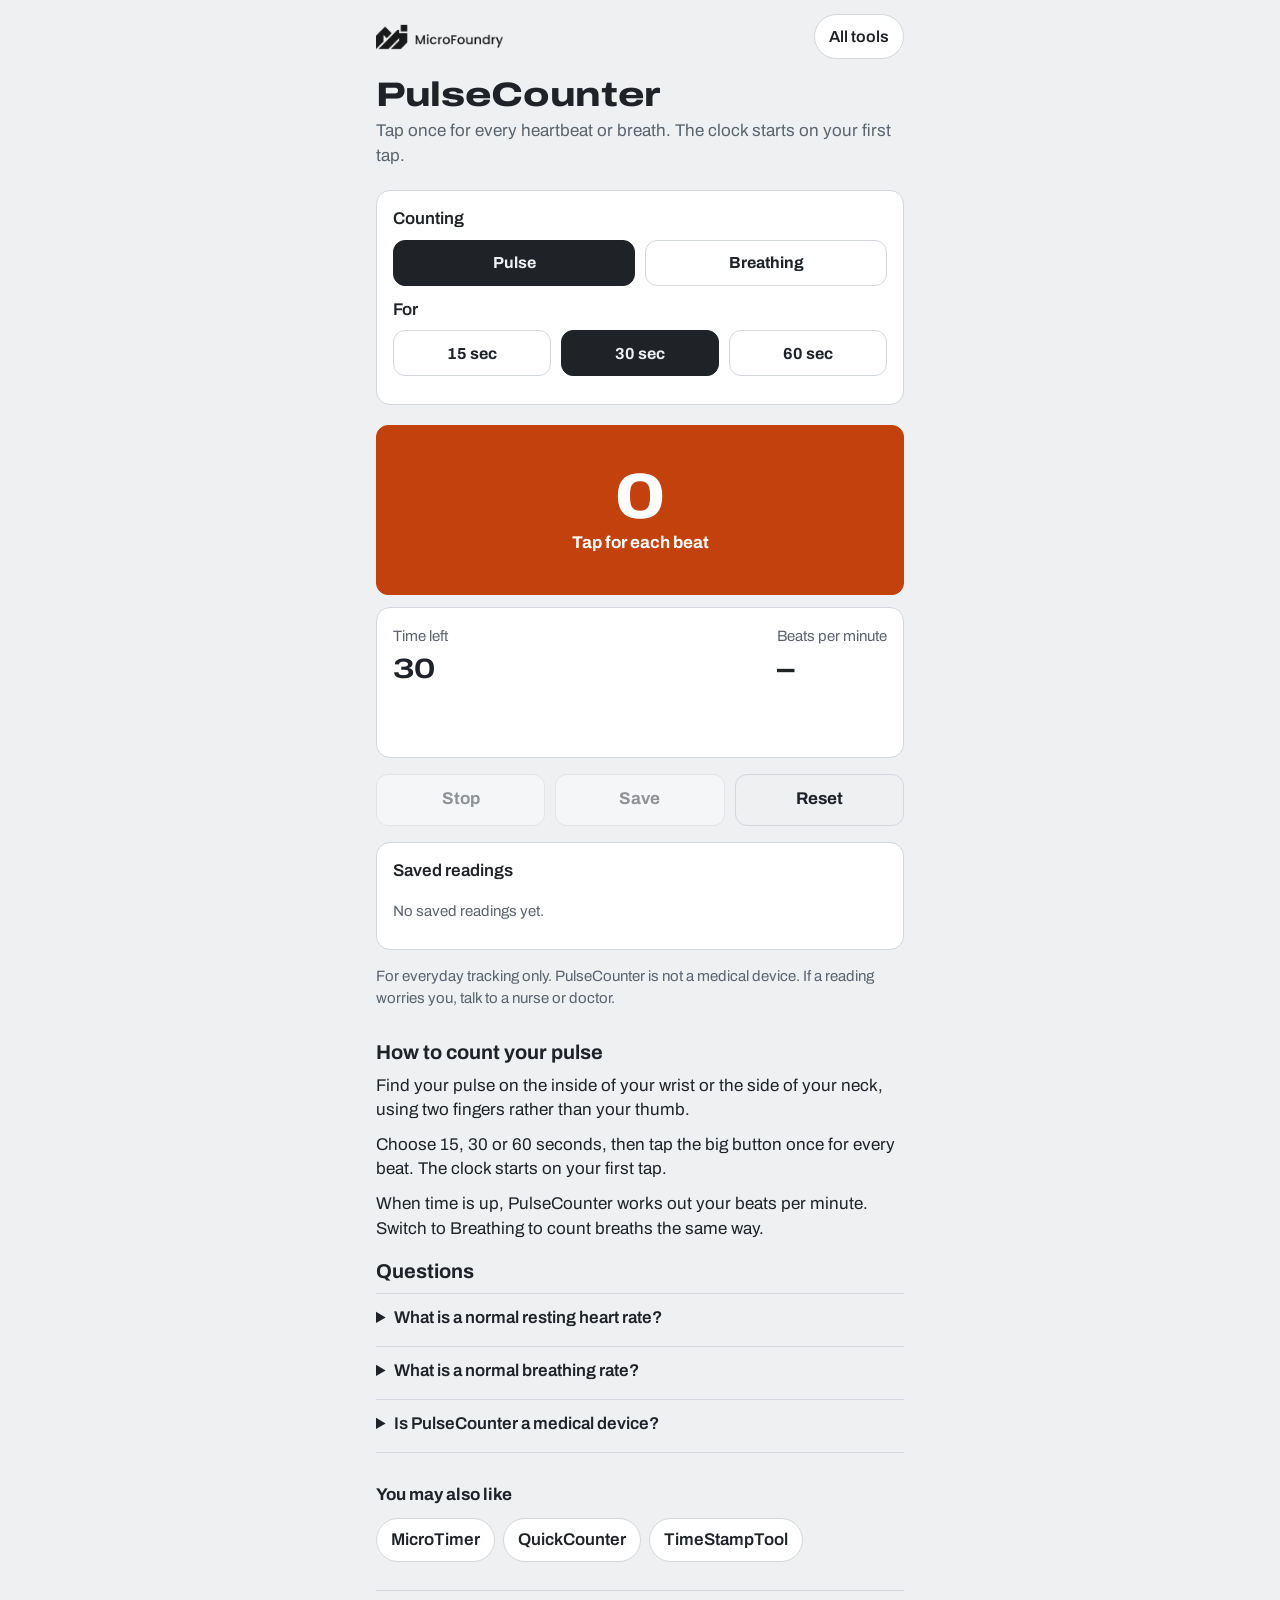
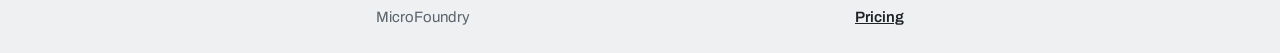
<file: PulseCounter/index.html>
<!doctype html>
<html lang="en">
<head>
<meta charset="utf-8">
<meta name="viewport" content="width=device-width, initial-scale=1, viewport-fit=cover">
<title>PulseCounter: count your pulse or breathing rate | MicroFoundry</title>
<meta name="description" content="Tap along with a heartbeat or breath for 15, 30 or 60 seconds and get beats or breaths per minute. Free and works on your phone.">
<meta name="theme-color" content="#eef0f2">
<link rel="canonical" href="https://microfoundry.net/PulseCounter/">
<meta property="og:title" content="PulseCounter: count your pulse or breathing rate | MicroFoundry">
<meta property="og:description" content="Tap along with a heartbeat or breath for 15, 30 or 60 seconds and get beats or breaths per minute. Free and works on your phone.">
<meta property="og:type" content="website">
<meta property="og:url" content="https://microfoundry.net/PulseCounter/">
<meta property="og:image" content="https://microfoundry.net/assets/icon-512.png">
<script type="application/ld+json">{"@context": "https://schema.org", "@type": "WebApplication", "name": "PulseCounter", "url": "https://microfoundry.net/PulseCounter/", "applicationCategory": "UtilitiesApplication", "operatingSystem": "Any", "isAccessibleForFree": true, "publisher": {"@type": "Organization", "name": "MicroFoundry"}}</script>
<link rel="manifest" href="../manifest.webmanifest">
<link rel="icon" href="../assets/icon-192.png">
<link rel="apple-touch-icon" href="../assets/apple-touch-icon.png">
<link rel="preconnect" href="https://fonts.googleapis.com">
<link rel="preconnect" href="https://fonts.gstatic.com" crossorigin>
<link rel="stylesheet" href="https://fonts.googleapis.com/css2?family=Archivo:wdth,wght@100..125,400..800&display=swap">
<link rel="stylesheet" href="../assets/mf.css">
<script src="../assets/mf.js"></script>
<style>
  .mf-about { margin-top: 30px; }
  .mf-about h2 { font-size: 20px; line-height: 1.2; margin: 0 0 10px; text-wrap: balance; }
  .mf-about p { margin: 0 0 10px; max-width: 34em; }
  .mf-about details { border-top: 1px solid var(--line); padding: 12px 0; }
  .mf-about details:last-of-type { border-bottom: 1px solid var(--line); }
  .mf-about summary { font-weight: 600; cursor: pointer; min-height: 28px; }
  .mf-about details p { margin: 8px 0 0; color: var(--muted); }

  .seg { margin-bottom: 12px; }
  .seg .mf-btn { min-height: 46px; font-size: 16px; }
  #tap { width: 100%; min-height: 170px; flex-direction: column; gap: 2px; margin: 4px 0 12px; }
  #tap .mf-readout { margin: 0; color: inherit; display: block; max-width: 100%; }
  .stats { display: flex; justify-content: space-between; gap: 12px; }
  .stats strong { display: block; font-size: 28px; font-stretch: 125%; font-variant-numeric: tabular-nums; }
  .hist { list-style: none; margin: 0; padding: 0; }
  .hist li { display: flex; justify-content: space-between; padding: 10px 0; border-top: 1px solid var(--line); }
  .hist li:first-child { border-top: 0; }
</style>
</head>
<body data-tool="PulseCounter">
<main class="mf-page">
  <header class="mf-top">
    <a href="../index.html" aria-label="MicroFoundry home"><img class="mf-logo" src="../assets/logo.png" alt="MicroFoundry"></a>
    <a class="mf-all" href="../index.html">All tools</a>
  </header>

  <h1 class="mf-name">PulseCounter</h1>
  <p class="mf-what">Tap once for every heartbeat or breath. The clock starts on your first tap.</p>

  <div class="mf-plate">
    <span class="mf-label">Counting</span>
    <div class="mf-row seg" id="modes">
      <button class="mf-btn is-on" data-mode="pulse">Pulse</button>
      <button class="mf-btn" data-mode="breath">Breathing</button>
    </div>
    <span class="mf-label">For</span>
    <div class="mf-row seg" id="durs">
      <button class="mf-btn" data-d="15">15 sec</button>
      <button class="mf-btn is-on" data-d="30">30 sec</button>
      <button class="mf-btn" data-d="60">60 sec</button>
    </div>
  </div>

  <button class="mf-btn mf-btn--go" id="tap">
    <span class="mf-readout" id="count" data-fit>0</span>
    <span id="tapHint">Tap for each beat</span>
  </button>

  <div class="mf-plate" aria-live="polite">
    <div class="stats">
      <div><span class="mf-note">Time left</span><strong id="left">30</strong></div>
      <div><span class="mf-note" id="rateLabel">Beats per minute</span><strong id="rate">–</strong></div>
    </div>
    <p class="mf-status" id="status"></p>
  </div>

  <div class="mf-row">
    <button class="mf-btn" id="stop" disabled>Stop</button>
    <button class="mf-btn" id="save" disabled>Save</button>
    <button class="mf-btn mf-btn--quiet" id="reset">Reset</button>
  </div>

  <div class="mf-plate" style="margin-top:16px">
    <div class="mf-label">Saved readings</div>
    <ul class="hist" id="hist"></ul>
  </div>

  <p class="mf-note">For everyday tracking only. PulseCounter is not a medical device. If a reading worries you, talk to a nurse or doctor.</p>

  <section class="mf-about">
    <h2>How to count your pulse</h2>
    <p>Find your pulse on the inside of your wrist or the side of your neck, using two fingers rather than your thumb.</p>
    <p>Choose 15, 30 or 60 seconds, then tap the big button once for every beat. The clock starts on your first tap.</p>
    <p>When time is up, PulseCounter works out your beats per minute. Switch to Breathing to count breaths the same way.</p>
    <h2 style="margin-top:18px">Questions</h2>
    <details><summary>What is a normal resting heart rate?</summary><p>For most adults, a resting heart rate between 60 and 100 beats per minute is considered typical. Fit people and some medications can make it lower.</p></details>
    <details><summary>What is a normal breathing rate?</summary><p>For adults at rest, about 12 to 20 breaths per minute is typical.</p></details>
    <details><summary>Is PulseCounter a medical device?</summary><p>No. It&#x27;s for everyday tracking only. If a reading worries you, talk to a nurse or doctor.</p></details>
  </section>

  <section id="mf-more" class="mf-more"></section>
  <footer id="mf-foot" class="mf-foot"></footer>
</main>

<script>
const RANGES = { pulse: [60, 100], breath: [12, 20] };
const UNIT = { pulse: "beats per minute", breath: "breaths per minute" };

let mode = "pulse", duration = 30;
let count = 0, startAt = 0, endAt = 0, tick = null, result = null;

const $ = id => document.getElementById(id);

function seg(groupId, attr, onPick) {
  $(groupId).addEventListener("click", e => {
    const b = e.target.closest("button");
    if (!b || startAt) return;          // settings lock once counting starts
    [...$(groupId).children].forEach(x => x.classList.toggle("is-on", x === b));
    onPick(b.dataset[attr]);
    reset();
  });
}
seg("modes", "mode", v => { mode = v; });
seg("durs", "d", v => { duration = Number(v); });

function elapsed() { return ((endAt || Date.now()) - startAt) / 1000; }

function finish(early) {
  clearInterval(tick); tick = null;
  endAt = Date.now();
  const secs = early ? elapsed() : duration;
  if (secs < 5) { $("status").textContent = "Count for at least 5 seconds to get a rate."; $("tap").disabled = true; return; }
  result = Math.round(count * 60 / secs);
  $("rate").textContent = result;
  const [lo, hi] = RANGES[mode];
  const note = result < lo ? "Below the typical adult range" : result > hi ? "Above the typical adult range" : "Within the typical adult range";
  $("status").textContent = `${note} (${lo} to ${hi}).`;
  $("left").textContent = "0";
  $("tap").disabled = true;
  $("tapHint").textContent = "Done";
  $("stop").disabled = true;
  $("save").disabled = false;
  MF.buzz([60, 60, 60]);
}

function update() {
  const left = Math.max(0, Math.ceil(duration - elapsed()));
  $("left").textContent = left;
  if (left === 0) finish(false);
}

$("tap").addEventListener("click", () => {
  if (!startAt) {
    startAt = Date.now();
    tick = setInterval(update, 200);
    $("stop").disabled = false;
  }
  count++;
  $("count").textContent = count;
  MF.fit($("count"));
  MF.buzz(8);
});

$("stop").addEventListener("click", () => finish(true));

function reset() {
  clearInterval(tick); tick = null;
  count = 0; startAt = 0; endAt = 0; result = null;
  $("count").textContent = "0";
  MF.fit($("count"));
  $("left").textContent = duration;
  $("rate").textContent = "–";
  $("rateLabel").textContent = mode === "pulse" ? "Beats per minute" : "Breaths per minute";
  $("tapHint").textContent = mode === "pulse" ? "Tap for each beat" : "Tap for each breath";
  $("status").textContent = "";
  $("tap").disabled = false;
  $("stop").disabled = true;
  $("save").disabled = true;
}
$("reset").addEventListener("click", reset);

function renderHist() {
  const list = MF.store.get("pulse.history", []);
  $("hist").innerHTML = list.length
    ? list.map(r => `<li><span><strong>${r.rate}</strong> ${UNIT[r.mode]}</span><span class="mf-note">${r.time}</span></li>`).join("")
    : '<li class="mf-note">No saved readings yet.</li>';
}

$("save").addEventListener("click", () => {
  if (result === null) return;
  const list = MF.store.get("pulse.history", []);
  list.unshift({ mode, rate: result, time: new Date().toLocaleString([], { month: "short", day: "numeric", hour: "numeric", minute: "2-digit" }) });
  MF.store.set("pulse.history", list.slice(0, 50));
  $("save").disabled = true;
  renderHist();
  MF.toast("Reading saved");
});

// Keep time correct if the phone locks mid-count.
document.addEventListener("visibilitychange", () => { if (tick) update(); });

reset();
renderHist();
</script>
</body>
</html>
</file>
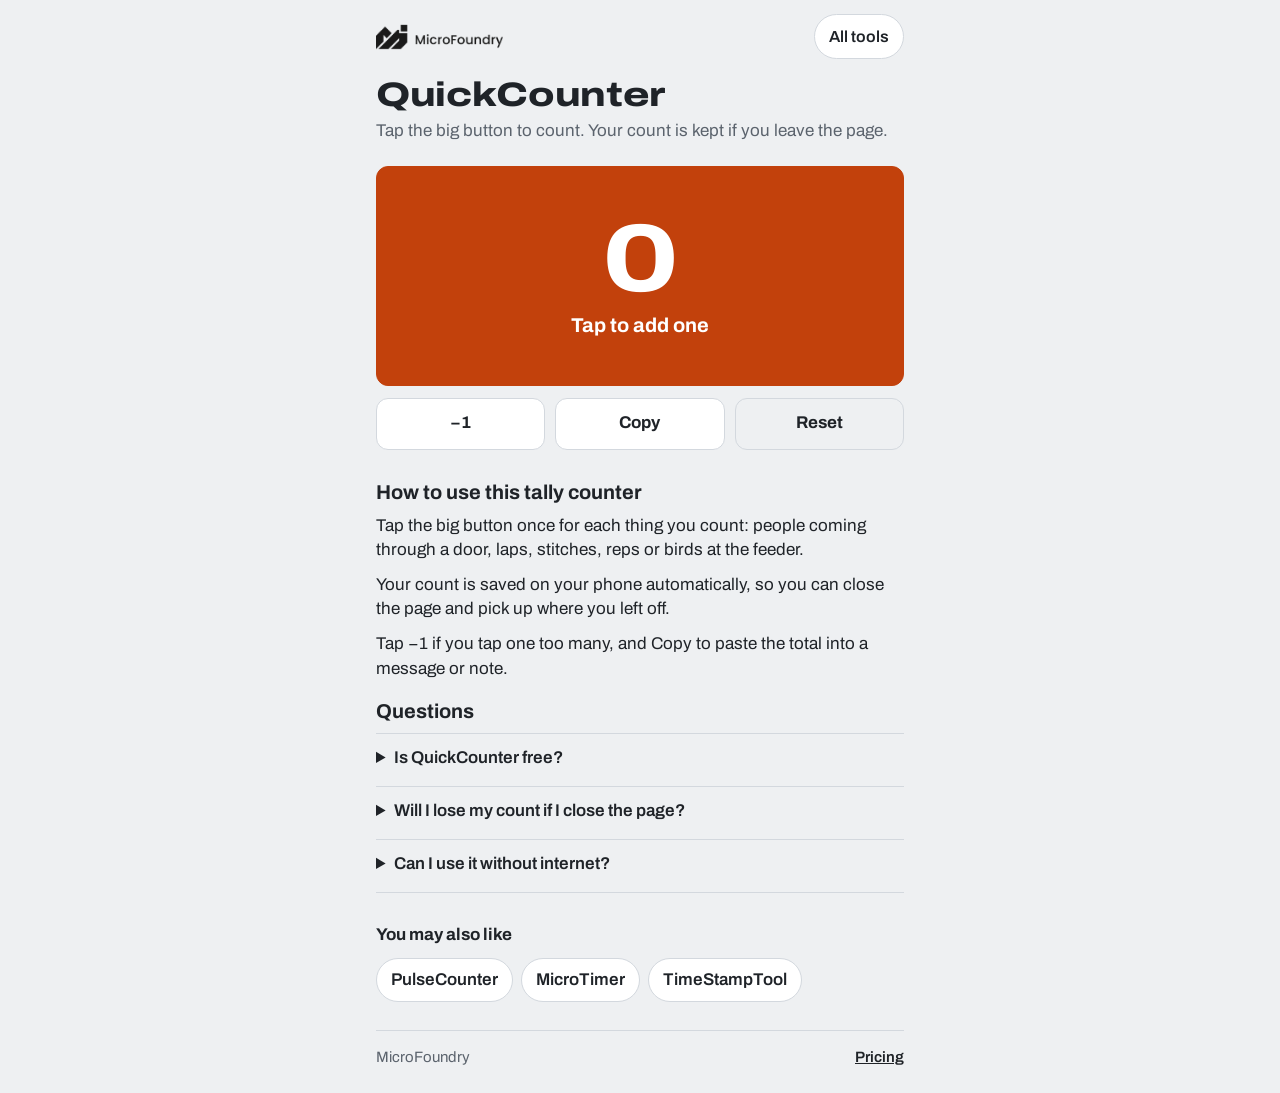
<file: QuickCounter/index.html>
<!doctype html>
<html lang="en">
<head>
<meta charset="utf-8">
<meta name="viewport" content="width=device-width, initial-scale=1, viewport-fit=cover">
<title>QuickCounter: free online tally counter | MicroFoundry</title>
<meta name="description" content="A simple tally counter for your phone. Tap to count people, laps, reps or anything else. Your count is saved automatically.">
<meta name="theme-color" content="#eef0f2">
<link rel="canonical" href="https://microfoundry.net/QuickCounter/">
<meta property="og:title" content="QuickCounter: free online tally counter | MicroFoundry">
<meta property="og:description" content="A simple tally counter for your phone. Tap to count people, laps, reps or anything else. Your count is saved automatically.">
<meta property="og:type" content="website">
<meta property="og:url" content="https://microfoundry.net/QuickCounter/">
<meta property="og:image" content="https://microfoundry.net/assets/icon-512.png">
<script type="application/ld+json">{"@context": "https://schema.org", "@type": "WebApplication", "name": "QuickCounter", "url": "https://microfoundry.net/QuickCounter/", "applicationCategory": "UtilitiesApplication", "operatingSystem": "Any", "isAccessibleForFree": true, "publisher": {"@type": "Organization", "name": "MicroFoundry"}}</script>
<link rel="manifest" href="../manifest.webmanifest">
<link rel="icon" href="../assets/icon-192.png">
<link rel="apple-touch-icon" href="../assets/apple-touch-icon.png">
<link rel="preconnect" href="https://fonts.googleapis.com">
<link rel="preconnect" href="https://fonts.gstatic.com" crossorigin>
<link rel="stylesheet" href="https://fonts.googleapis.com/css2?family=Archivo:wdth,wght@100..125,400..800&display=swap">
<link rel="stylesheet" href="../assets/mf.css">
<script src="../assets/mf.js"></script>
<style>
  .mf-about { margin-top: 30px; }
  .mf-about h2 { font-size: 20px; line-height: 1.2; margin: 0 0 10px; text-wrap: balance; }
  .mf-about p { margin: 0 0 10px; max-width: 34em; }
  .mf-about details { border-top: 1px solid var(--line); padding: 12px 0; }
  .mf-about details:last-of-type { border-bottom: 1px solid var(--line); }
  .mf-about summary { font-weight: 600; cursor: pointer; min-height: 28px; }
  .mf-about details p { margin: 8px 0 0; color: var(--muted); }

  #tap {
    width: 100%;
    min-height: 220px;
    flex-direction: column;
    gap: 4px;
    font-size: 20px;
    margin-bottom: 12px;
  }
  #tap .mf-readout { margin: 0; font-size: 96px; color: inherit; display: block; max-width: 100%; }
</style>
</head>
<body data-tool="QuickCounter">
<main class="mf-page">
  <header class="mf-top">
    <a href="../index.html" aria-label="MicroFoundry home"><img class="mf-logo" src="../assets/logo.png" alt="MicroFoundry"></a>
    <a class="mf-all" href="../index.html">All tools</a>
  </header>

  <h1 class="mf-name">QuickCounter</h1>
  <p class="mf-what">Tap the big button to count. Your count is kept if you leave the page.</p>

  <button class="mf-btn mf-btn--go" id="tap" aria-label="Add one">
    <span class="mf-readout" id="count" data-fit aria-live="polite">0</span>
    <span>Tap to add one</span>
  </button>

  <div class="mf-row">
    <button class="mf-btn" id="minus" aria-label="Take one away">−1</button>
    <button class="mf-btn" id="copy">Copy</button>
    <button class="mf-btn mf-btn--quiet" id="reset">Reset</button>
  </div>

  <section class="mf-about">
    <h2>How to use this tally counter</h2>
    <p>Tap the big button once for each thing you count: people coming through a door, laps, stitches, reps or birds at the feeder.</p>
    <p>Your count is saved on your phone automatically, so you can close the page and pick up where you left off.</p>
    <p>Tap −1 if you tap one too many, and Copy to paste the total into a message or note.</p>
    <h2 style="margin-top:18px">Questions</h2>
    <details><summary>Is QuickCounter free?</summary><p>Yes. You can try every MicroFoundry tool free, with no sign-up.</p></details>
    <details><summary>Will I lose my count if I close the page?</summary><p>No. The count is kept on your phone until you tap Reset.</p></details>
    <details><summary>Can I use it without internet?</summary><p>Yes. Once you&#x27;ve opened it, add MicroFoundry to your home screen and it works offline.</p></details>
  </section>

  <section id="mf-more" class="mf-more"></section>
  <footer id="mf-foot" class="mf-foot"></footer>
</main>

<script>
let count = MF.store.get("quickcounter.count", 0);
const out = document.getElementById("count");

function render() {
  out.textContent = count;
  MF.fit(out);
  MF.store.set("quickcounter.count", count);
}

document.getElementById("tap").addEventListener("click", () => { count++; MF.buzz(); render(); });
document.getElementById("minus").addEventListener("click", () => { if (count > 0) { count--; render(); } });
document.getElementById("copy").addEventListener("click", () => MF.copy(String(count)));
document.getElementById("reset").addEventListener("click", e => {
  if (count === 0) return;
  MF.confirmTap(e.currentTarget, "Tap to reset", () => { count = 0; render(); });
});

render();
</script>
</body>
</html>
</file>
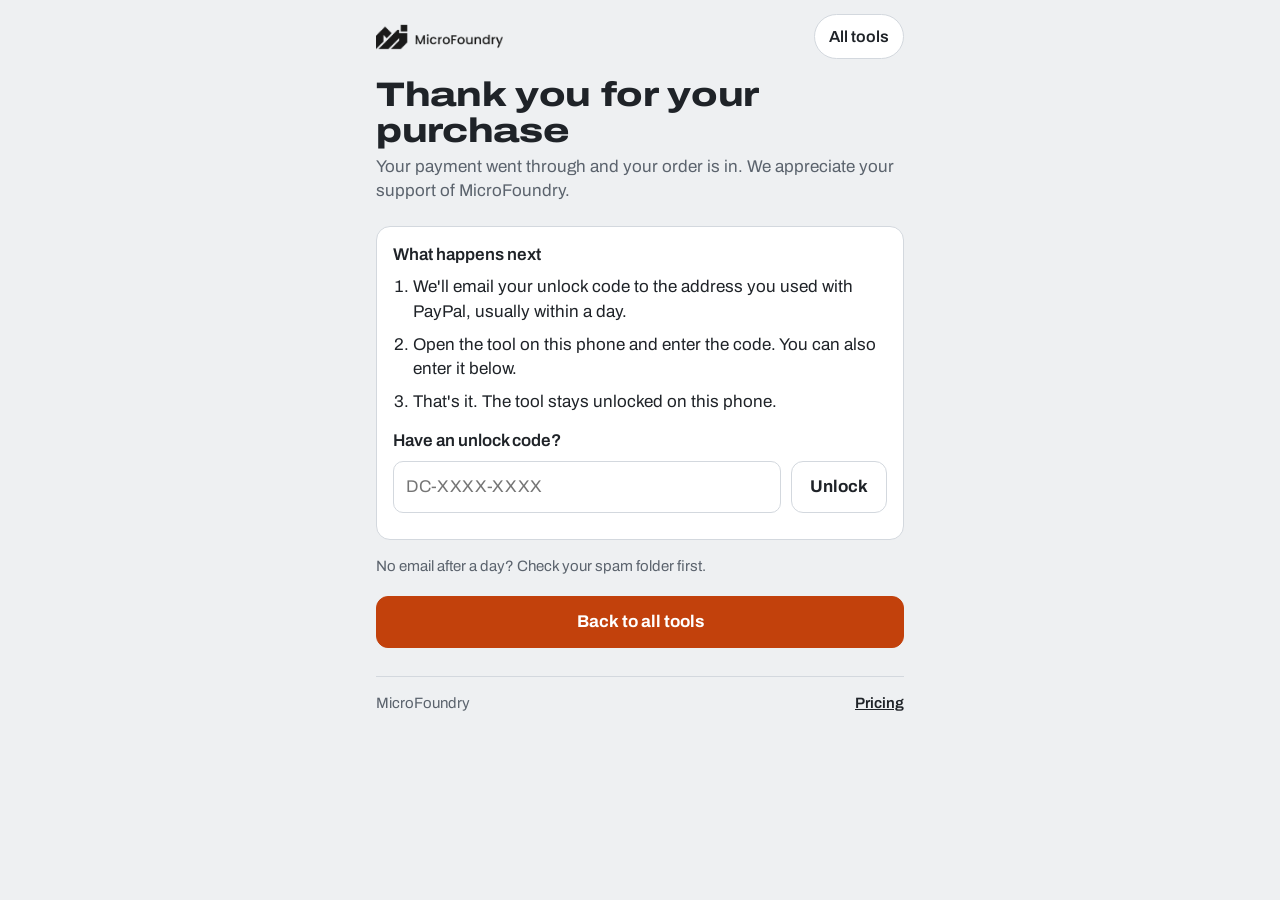
<file: ThankYou/index.html>
<!doctype html>
<html lang="en">
<head>
<meta charset="utf-8">
<meta name="viewport" content="width=device-width, initial-scale=1, viewport-fit=cover">
<title>Thank you | MicroFoundry</title>
<meta name="robots" content="noindex">
<meta name="theme-color" content="#eef0f2">
<link rel="manifest" href="../manifest.webmanifest">
<link rel="icon" href="../assets/icon-192.png">
<link rel="apple-touch-icon" href="../assets/apple-touch-icon.png">
<link rel="preconnect" href="https://fonts.googleapis.com">
<link rel="preconnect" href="https://fonts.gstatic.com" crossorigin>
<link rel="stylesheet" href="https://fonts.googleapis.com/css2?family=Archivo:wdth,wght@100..125,400..800&display=swap">
<link rel="stylesheet" href="../assets/mf.css">
<script src="../assets/mf.js"></script>
<style>
  .how { margin: 0; padding-left: 20px; }
  .how li { margin-bottom: 8px; }
</style>
</head>
<body data-sub="1">
<main class="mf-page">
  <header class="mf-top">
    <a href="../index.html" aria-label="MicroFoundry home"><img class="mf-logo" src="../assets/logo.png" alt="MicroFoundry"></a>
    <a class="mf-all" href="../index.html">All tools</a>
  </header>

  <h1 class="mf-name">Thank you for your purchase</h1>
  <p class="mf-what">Your payment went through and your order is in. We appreciate your support of MicroFoundry.</p>

  <section class="mf-plate">
    <div class="mf-label">What happens next</div>
    <ol class="how">
      <li>We'll email your unlock code to the address you used with PayPal, usually within a day.</li>
      <li>Open the tool on this phone and enter the code. You can also enter it below.</li>
      <li>That's it. The tool stays unlocked on this phone.</li>
    </ol>
    <div id="codeBox" style="margin-top:14px"></div>
  </section>

  <p class="mf-note">No email after a day? Check your spam folder first.</p>

  <div class="mf-row" style="margin-top:18px">
    <a class="mf-btn mf-btn--go" href="../index.html">Back to all tools</a>
  </div>

  <footer id="mf-foot" class="mf-foot"></footer>
</main>

<script>
document.addEventListener("DOMContentLoaded", () => {
  const box = document.getElementById("codeBox");
  box.innerHTML = MF.codeForm("thanks");
  MF.wireCodeForms(box);
});
</script>
</body>
</html>
</file>
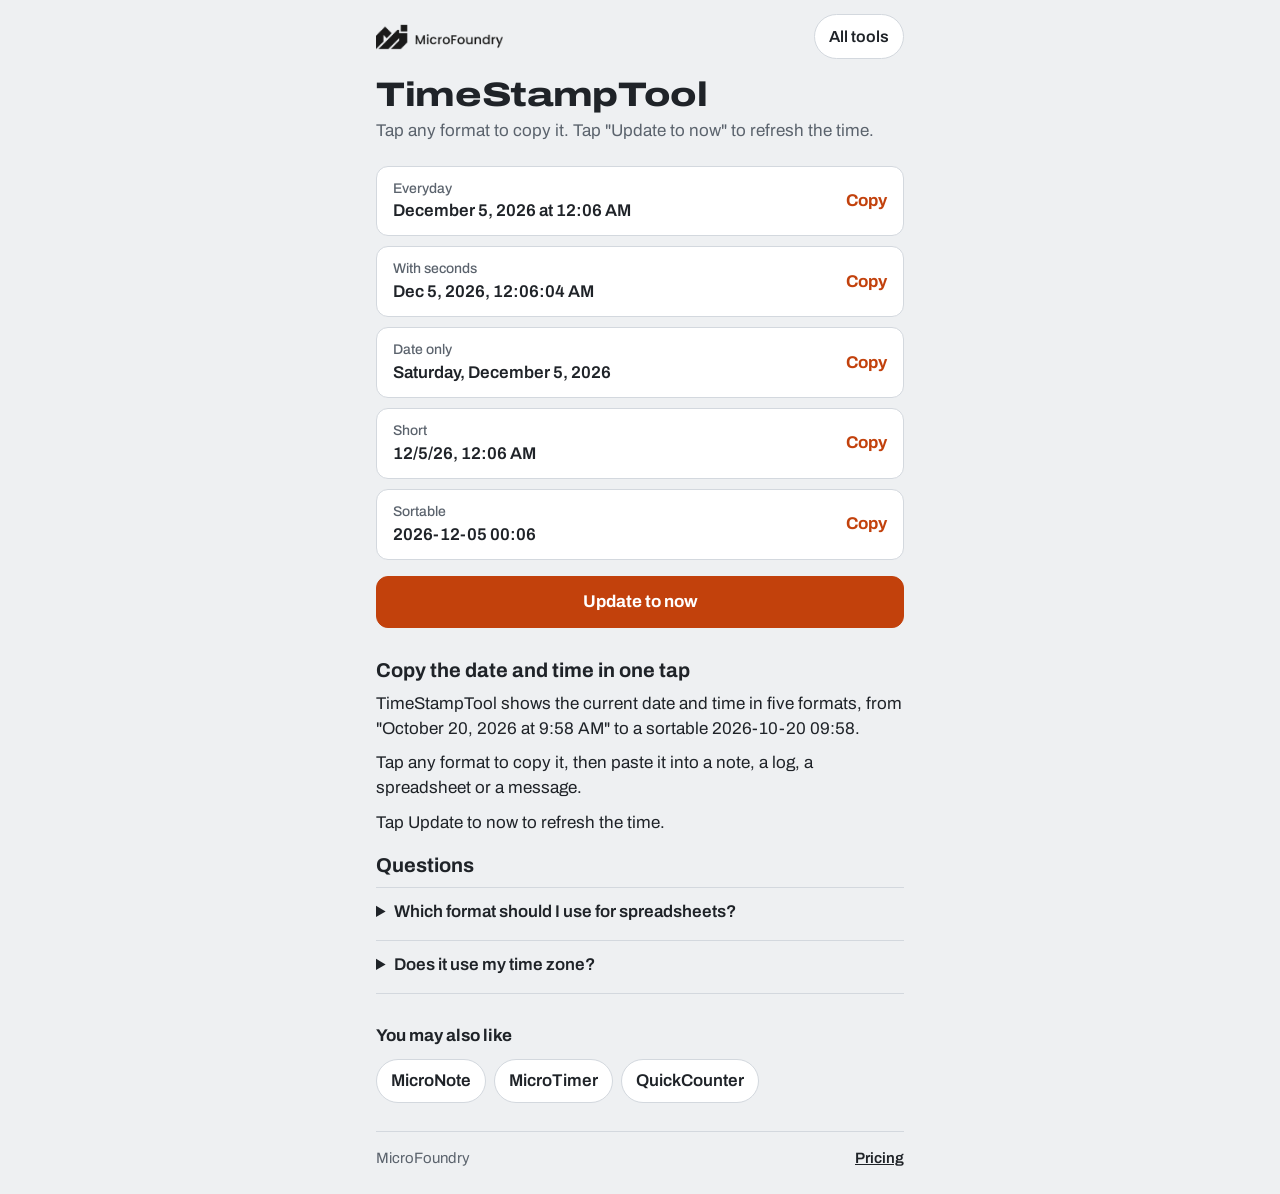
<file: TimeStampTool/index.html>
<!doctype html>
<html lang="en">
<head>
<meta charset="utf-8">
<meta name="viewport" content="width=device-width, initial-scale=1, viewport-fit=cover">
<title>TimeStampTool: copy the current date and time | MicroFoundry</title>
<meta name="description" content="Get the current date and time in several formats and copy it with one tap. Handy for notes, logs and records.">
<meta name="theme-color" content="#eef0f2">
<link rel="canonical" href="https://microfoundry.net/TimeStampTool/">
<meta property="og:title" content="TimeStampTool: copy the current date and time | MicroFoundry">
<meta property="og:description" content="Get the current date and time in several formats and copy it with one tap. Handy for notes, logs and records.">
<meta property="og:type" content="website">
<meta property="og:url" content="https://microfoundry.net/TimeStampTool/">
<meta property="og:image" content="https://microfoundry.net/assets/icon-512.png">
<script type="application/ld+json">{"@context": "https://schema.org", "@type": "WebApplication", "name": "TimeStampTool", "url": "https://microfoundry.net/TimeStampTool/", "applicationCategory": "UtilitiesApplication", "operatingSystem": "Any", "isAccessibleForFree": true, "publisher": {"@type": "Organization", "name": "MicroFoundry"}}</script>
<link rel="manifest" href="../manifest.webmanifest">
<link rel="icon" href="../assets/icon-192.png">
<link rel="apple-touch-icon" href="../assets/apple-touch-icon.png">
<link rel="preconnect" href="https://fonts.googleapis.com">
<link rel="preconnect" href="https://fonts.gstatic.com" crossorigin>
<link rel="stylesheet" href="https://fonts.googleapis.com/css2?family=Archivo:wdth,wght@100..125,400..800&display=swap">
<link rel="stylesheet" href="../assets/mf.css">
<script src="../assets/mf.js"></script>
<style>
  .mf-about { margin-top: 30px; }
  .mf-about h2 { font-size: 20px; line-height: 1.2; margin: 0 0 10px; text-wrap: balance; }
  .mf-about p { margin: 0 0 10px; max-width: 34em; }
  .mf-about details { border-top: 1px solid var(--line); padding: 12px 0; }
  .mf-about details:last-of-type { border-bottom: 1px solid var(--line); }
  .mf-about summary { font-weight: 600; cursor: pointer; min-height: 28px; }
  .mf-about details p { margin: 8px 0 0; color: var(--muted); }

  .stamp {
    width: 100%;
    justify-content: space-between;
    text-align: left;
    gap: 12px;
    padding: 12px 16px;
    min-height: 64px;
    margin-bottom: 10px;
    font-weight: 600;
    white-space: normal;
  }
  .stamp small { display: block; color: var(--muted); font-weight: 500; font-size: 14px; }
  .stamp .act { color: var(--accent); font-weight: 700; flex: none; }
</style>
</head>
<body data-tool="TimeStampTool">
<main class="mf-page">
  <header class="mf-top">
    <a href="../index.html" aria-label="MicroFoundry home"><img class="mf-logo" src="../assets/logo.png" alt="MicroFoundry"></a>
    <a class="mf-all" href="../index.html">All tools</a>
  </header>

  <h1 class="mf-name">TimeStampTool</h1>
  <p class="mf-what">Tap any format to copy it. Tap "Update to now" to refresh the time.</p>

  <div id="stamps"></div>

  <div class="mf-row" style="margin-top:6px">
    <button class="mf-btn mf-btn--go" id="now">Update to now</button>
  </div>

  <section class="mf-about">
    <h2>Copy the date and time in one tap</h2>
    <p>TimeStampTool shows the current date and time in five formats, from &quot;October 20, 2026 at 9:58 AM&quot; to a sortable 2026-10-20 09:58.</p>
    <p>Tap any format to copy it, then paste it into a note, a log, a spreadsheet or a message.</p>
    <p>Tap Update to now to refresh the time.</p>
    <h2 style="margin-top:18px">Questions</h2>
    <details><summary>Which format should I use for spreadsheets?</summary><p>Use Sortable (year-month-day). It sorts correctly in any spreadsheet.</p></details>
    <details><summary>Does it use my time zone?</summary><p>Yes. The time comes from your phone, so it matches your local time.</p></details>
  </section>

  <section id="mf-more" class="mf-more"></section>
  <footer id="mf-foot" class="mf-foot"></footer>
</main>

<script>
const FORMATS = [
  { name: "Everyday",     make: d => d.toLocaleString("en-US", { month: "long", day: "numeric", year: "numeric", hour: "numeric", minute: "2-digit" }) },
  { name: "With seconds", make: d => d.toLocaleString("en-US", { month: "short", day: "numeric", year: "numeric", hour: "numeric", minute: "2-digit", second: "2-digit" }) },
  { name: "Date only",    make: d => d.toLocaleDateString("en-US", { weekday: "long", month: "long", day: "numeric", year: "numeric" }) },
  { name: "Short",        make: d => d.toLocaleString("en-US", { month: "numeric", day: "numeric", year: "2-digit", hour: "numeric", minute: "2-digit" }) },
  { name: "Sortable",     make: d => {
      const p = n => String(n).padStart(2, "0");
      return `${d.getFullYear()}-${p(d.getMonth() + 1)}-${p(d.getDate())} ${p(d.getHours())}:${p(d.getMinutes())}`;
  } }
];

const box = document.getElementById("stamps");

function render() {
  const d = new Date();
  box.innerHTML = "";
  FORMATS.forEach(f => {
    const value = f.make(d);
    const b = document.createElement("button");
    b.className = "mf-btn stamp";
    b.innerHTML = `<span><small>${f.name}</small><span></span></span><span class="act">Copy</span>`;
    b.querySelector("span > span").textContent = value;
    b.addEventListener("click", () => MF.copy(value, "Copied " + f.name.toLowerCase()));
    box.appendChild(b);
  });
}

document.getElementById("now").addEventListener("click", () => { render(); MF.toast("Updated"); });
document.addEventListener("visibilitychange", () => { if (!document.hidden) render(); });
render();
</script>
</body>
</html>
</file>
<file: assets/mf.css>
/* MicroFoundry shared styles — every page uses this one file. */

:root {
  --bg: #eef0f2;        /* aluminum */
  --surface: #ffffff;
  --ink: #1f2328;       /* cast iron */
  --muted: #5b636d;
  --line: #d3d8de;
  --accent: #c2410c;    /* molten metal */
  --accent-ink: #ffffff;
  --accent-soft: #fde8dc;
  --good: #1f7a4d;
  --radius-plate: 14px;
  --radius-btn: 12px;
  --tap: 52px;
  --font: "Archivo", -apple-system, BlinkMacSystemFont, "Segoe UI", Roboto, sans-serif;
  color-scheme: light;
}

@media (prefers-color-scheme: dark) {
  :root:not([data-theme="light"]) {
    --bg: #15171a;
    --surface: #202328;
    --ink: #eceff2;
    --muted: #a3abb5;
    --line: #353a41;
    --accent: #f26a2a;
    --accent-ink: #15171a;
    --accent-soft: #3a2418;
    --good: #5cc28f;
    color-scheme: dark;
  }
  :root:not([data-theme="light"]) .mf-logo { filter: invert(1); }
}
:root[data-theme="dark"] {
    --bg: #15171a;
    --surface: #202328;
    --ink: #eceff2;
    --muted: #a3abb5;
    --line: #353a41;
    --accent: #f26a2a;
    --accent-ink: #15171a;
    --accent-soft: #3a2418;
    --good: #5cc28f;
    color-scheme: dark;
  }
:root[data-theme="dark"] .mf-logo { filter: invert(1); }

* { box-sizing: border-box; }
[hidden] { display: none !important; }

html { -webkit-text-size-adjust: 100%; }

body {
  margin: 0;
  background: var(--bg);
  color: var(--ink);
  font-family: var(--font);
  font-size: 17px;
  line-height: 1.45;
  -webkit-tap-highlight-color: transparent;
}

.mf-page {
  max-width: 560px;
  margin: 0 auto;
  padding: max(14px, env(safe-area-inset-top)) 16px calc(24px + env(safe-area-inset-bottom));
}

/* Top bar */
.mf-top {
  display: flex;
  align-items: center;
  justify-content: space-between;
  gap: 12px;
  min-height: 44px;
  margin-bottom: 18px;
}
.mf-top a { display: flex; align-items: center; }
.mf-logo { height: 26px; width: auto; display: block; }
.mf-mark { height: 30px; width: auto; display: block; }
.mf-all {
  color: var(--ink);
  font-weight: 600;
  font-size: 16px;
  text-decoration: none;
  padding: 10px 14px;
  border: 1.5px solid var(--line);
  border-radius: 999px;
  background: var(--surface);
}

/* Tool heading: the stamped name is the signature element */
.mf-name {
  white-space: nowrap;
  font-stretch: 125%;
  font-weight: 800;
  font-size: 34px;
  line-height: 1.05;
  letter-spacing: -0.01em;
  margin: 0 0 6px;
}
.mf-what {
  color: var(--muted);
  margin: 0 0 22px;
  max-width: 34em;
}

/* Working surface */
.mf-plate {
  background: var(--surface);
  border: 1.5px solid var(--line);
  border-radius: var(--radius-plate);
  padding: 16px;
  margin-bottom: 16px;
}

.mf-label {
  display: block;
  font-weight: 600;
  margin-bottom: 8px;
}

textarea, input[type="text"], input[type="number"] {
  width: 100%;
  font: inherit;
  font-size: 17px;
  color: var(--ink);
  background: var(--surface);
  border: 1.5px solid var(--line);
  border-radius: 10px;
  padding: 12px;
}
textarea { min-height: 150px; resize: vertical; }
textarea:focus, input:focus { outline: 2px solid var(--accent); outline-offset: 1px; border-color: transparent; }

/* Buttons */
.mf-row { display: flex; gap: 10px; flex-wrap: wrap; }
.mf-row > .mf-btn { flex: 1 1 0; }

.mf-btn {
  appearance: none;
  min-height: var(--tap);
  padding: 0 18px;
  font: inherit;
  font-weight: 700;
  font-size: 17px;
  border-radius: var(--radius-btn);
  border: 1.5px solid var(--line);
  background: var(--surface);
  color: var(--ink);
  cursor: pointer;
  display: inline-flex;
  align-items: center;
  justify-content: center;
  text-decoration: none;
  white-space: nowrap;
  touch-action: manipulation;
  user-select: none;
  -webkit-user-select: none;
}
.mf-btn:active { transform: scale(0.98); }
.mf-btn:disabled { opacity: 0.45; cursor: default; transform: none; }
.mf-btn--go { background: var(--accent); border-color: var(--accent); color: var(--accent-ink); }
.mf-btn--quiet { background: transparent; }
.mf-btn.is-on { background: var(--ink); border-color: var(--ink); color: var(--bg); }

:focus-visible { outline: 3px solid var(--accent); outline-offset: 2px; }

/* Big readouts */
.mf-readout {
  white-space: nowrap;
  font-stretch: 125%;
  font-weight: 800;
  font-size: 64px;
  line-height: 1;
  font-variant-numeric: tabular-nums;
  margin: 6px 0 14px;
}

.mf-note { color: var(--muted); font-size: 15px; }
.mf-status { color: var(--good); font-weight: 600; min-height: 1.4em; font-size: 15px; }

/* Output box */
.mf-output {
  white-space: pre-wrap;
  overflow-wrap: anywhere;
  min-height: 90px;
  background: var(--bg);
  border-radius: 10px;
  padding: 12px;
}

/* Related tools + pricing */
.mf-more { margin-top: 30px; }
.mf-more h2 { font-size: 17px; margin: 0 0 10px; }
.mf-chips { display: flex; flex-wrap: wrap; gap: 8px; }
.mf-chip {
  display: inline-flex;
  align-items: center;
  min-height: 44px;
  padding: 0 14px;
  border-radius: 999px;
  border: 1.5px solid var(--line);
  background: var(--surface);
  color: var(--ink);
  text-decoration: none;
  font-weight: 600;
}
.mf-foot {
  margin-top: 28px;
  padding-top: 16px;
  border-top: 1.5px solid var(--line);
  display: flex;
  justify-content: space-between;
  align-items: center;
  gap: 12px;
  color: var(--muted);
  font-size: 15px;
}
.mf-foot a { color: var(--ink); font-weight: 600; }

/* Toast */
.mf-toast {
  position: fixed;
  left: 50%;
  bottom: calc(20px + env(safe-area-inset-bottom));
  transform: translate(-50%, 20px);
  background: var(--ink);
  color: var(--bg);
  padding: 12px 18px;
  border-radius: 999px;
  font-weight: 600;
  opacity: 0;
  pointer-events: none;
  transition: opacity .18s, transform .18s;
  z-index: 50;
}
.mf-toast.is-shown { opacity: 1; transform: translate(-50%, 0); }

@media (prefers-reduced-motion: reduce) {
  * { transition: none !important; animation: none !important; }
}

.sr-only { position: absolute; width: 1px; height: 1px; overflow: hidden; clip: rect(0 0 0 0); white-space: nowrap; }

/* Free trial and buying */
.mf-trial {
  display: flex;
  justify-content: space-between;
  align-items: center;
  gap: 12px;
  margin-top: 22px;
  padding: 12px 16px;
  border-radius: var(--radius-plate);
  background: var(--accent-soft);
  font-weight: 600;
  font-size: 15px;
}
.mf-trial a { color: var(--accent); font-weight: 700; white-space: nowrap; }

.mf-lock h2 {
  font-stretch: 125%;
  font-weight: 800;
  font-size: 24px;
  line-height: 1.15;
  margin: 0 0 8px;
}
.mf-lock p { margin: 0 0 14px; }
.mf-buy { display: grid; gap: 10px; margin-bottom: 12px; }
.mf-buy:empty { display: none; }

.mf-code { margin: 6px 0 10px; }
.mf-code .mf-row { flex-wrap: nowrap; }
.mf-code input { flex: 1 1 auto; min-width: 0; text-transform: uppercase; letter-spacing: 0.04em; }
.mf-code .mf-btn { flex: none; }
.mf-code-msg { margin: 8px 0 0; color: var(--accent); }
.mf-code-msg:empty { display: none; }
.mf-lock a:not(.mf-btn), .mf-plate a:not(.mf-btn):not(.name) { color: var(--ink); font-weight: 600; }
</file>
